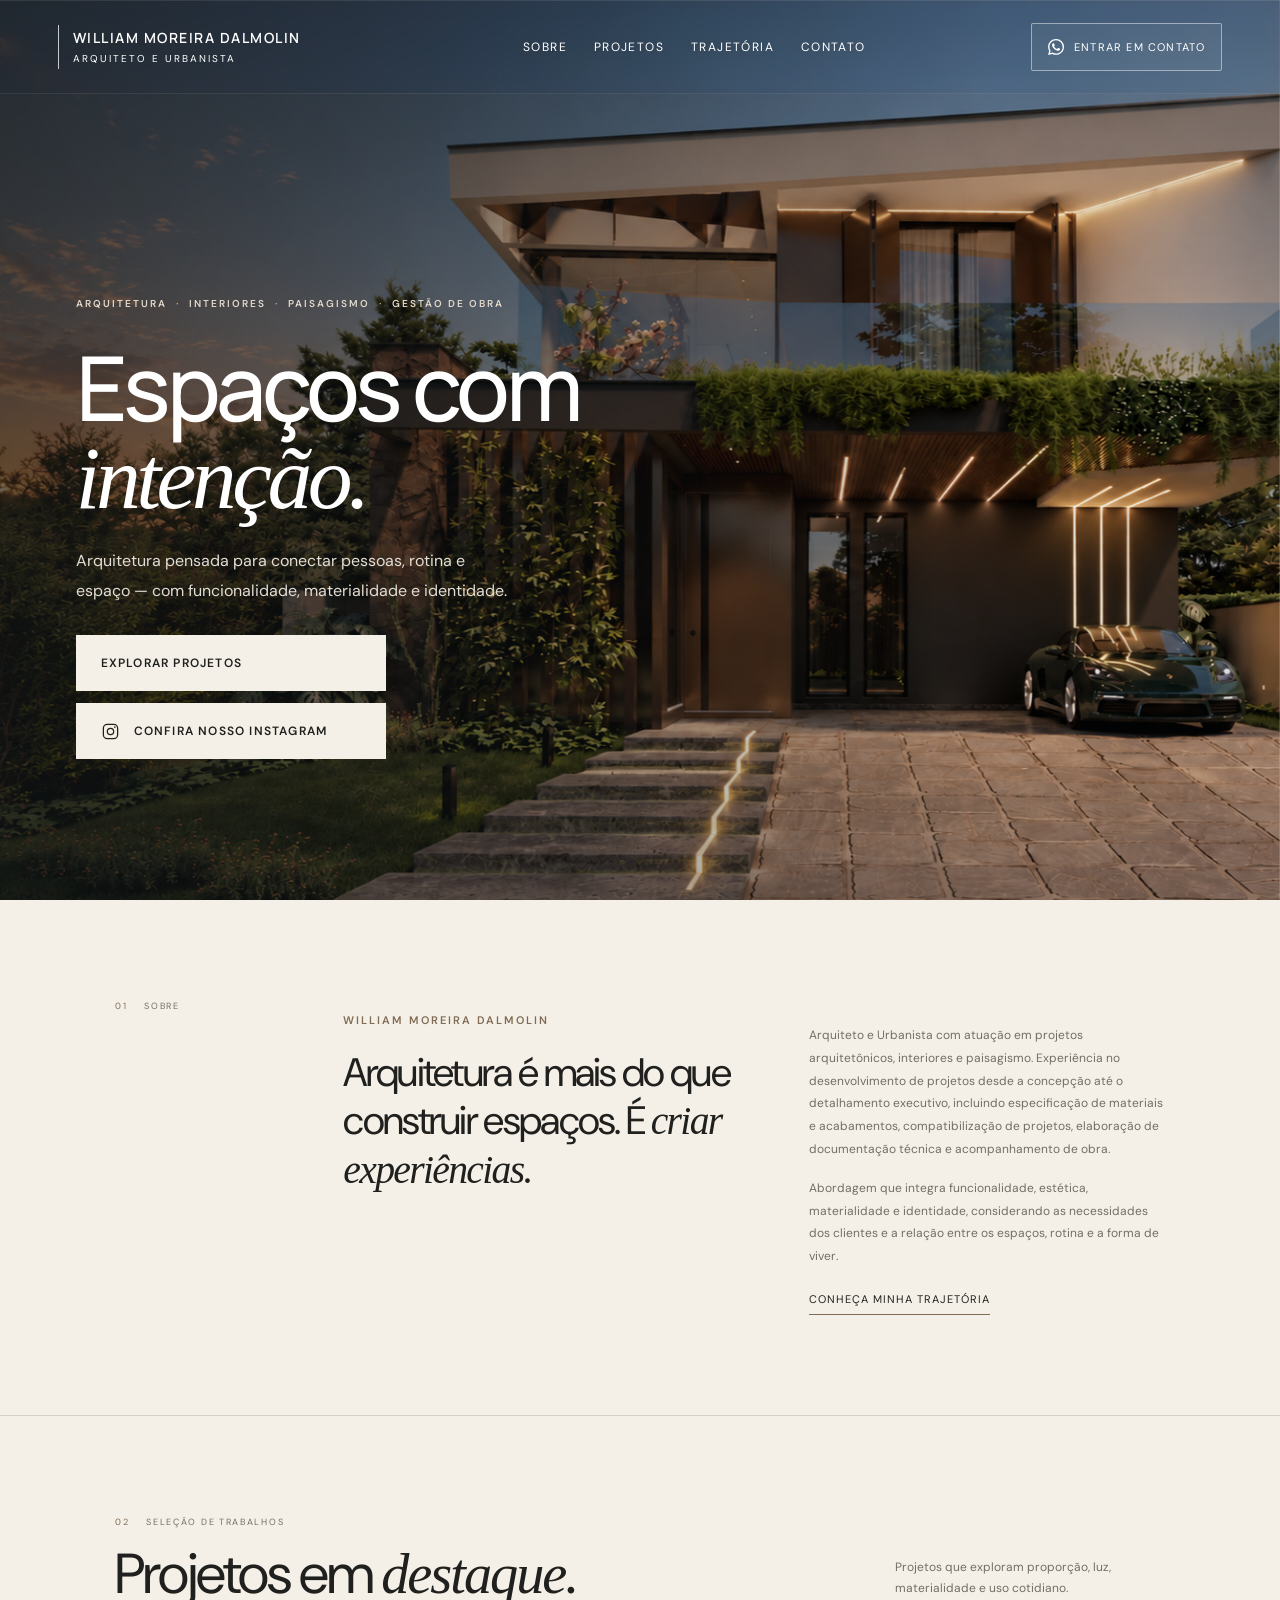
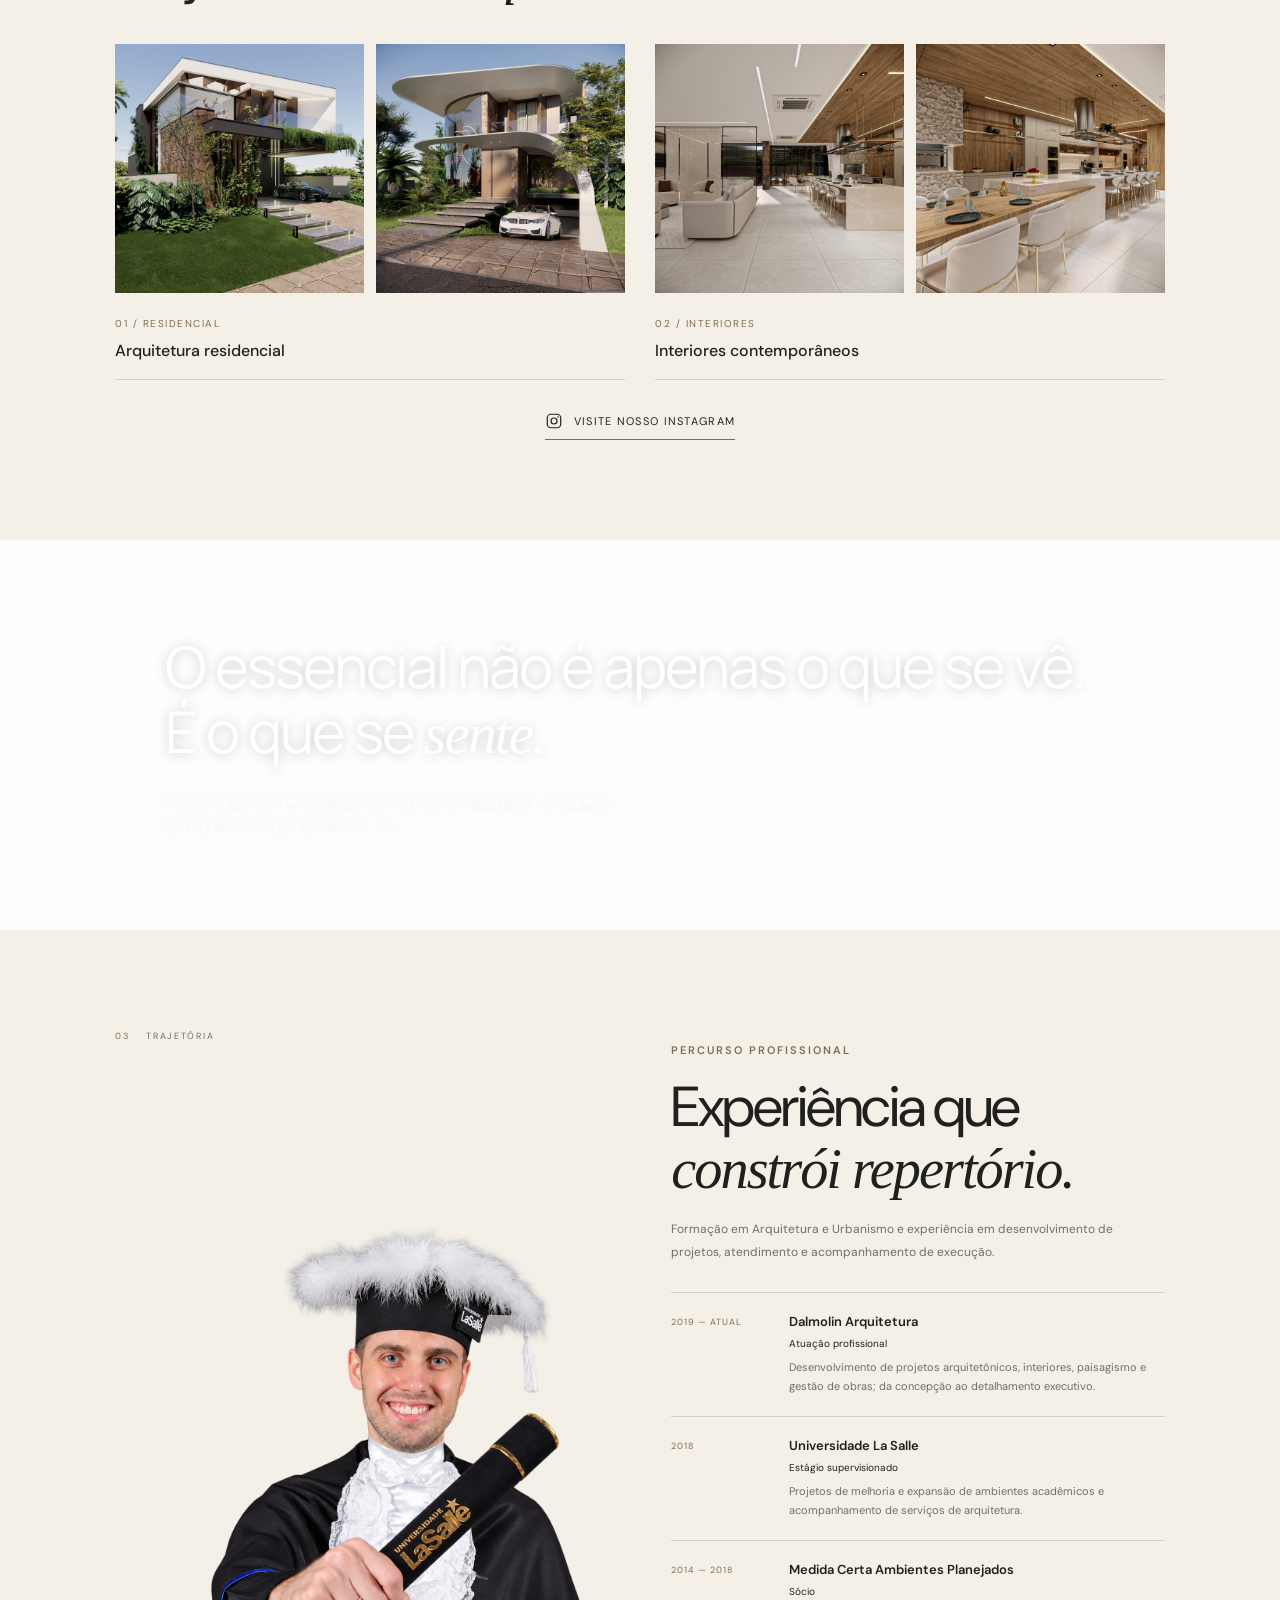
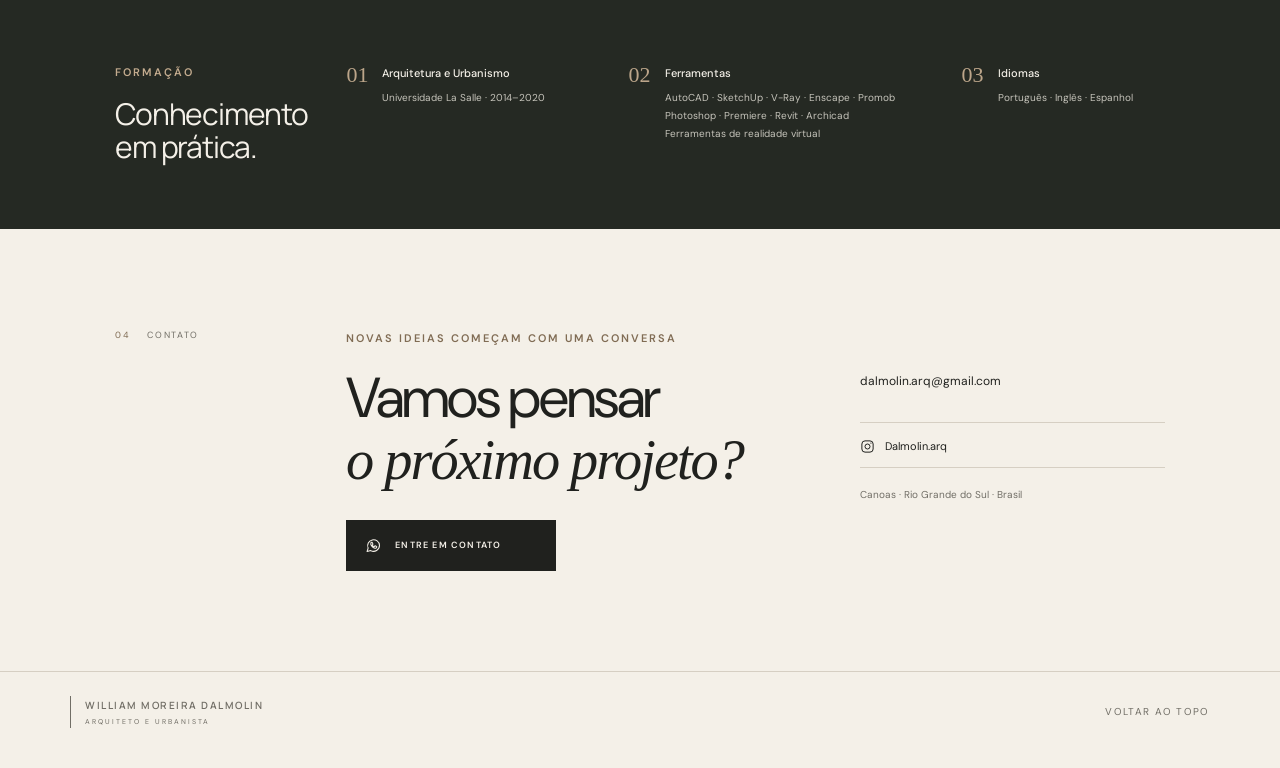
<file: index.html>
<!DOCTYPE html>
<html lang="pt-BR"><head><meta charset="UTF-8"><meta name="viewport" content="width=device-width, initial-scale=1.0"><meta name="description" content="William Moreira Dalmolin — Arquitetura, interiores e paisagismo."><meta name="theme-color" content="#f4f0e8"><title>William Moreira Dalmolin | Arquitetura</title><link rel="preconnect" href="https://fonts.googleapis.com"><link rel="preconnect" href="https://fonts.gstatic.com" crossorigin><link href="https://fonts.googleapis.com/css2?family=DM+Sans:wght@400;500;600&family=Manrope:wght@400;500;600;700&display=swap" rel="stylesheet"><link rel="stylesheet" href="style.css"></head>
<body><div class="site-background" aria-hidden="true"></div><header class="topbar" id="topo"><a class="brand" href="#inicio" aria-label="Ir para o início"><span class="brand-divider"></span><span class="brand-copy"><strong>WILLIAM MOREIRA DALMOLIN</strong><small>ARQUITETO E URBANISTA</small></span></a><nav class="main-nav" aria-label="Navegação principal"><a href="#sobre">Sobre</a><a href="#projetos">Projetos</a><a href="#trajetoria">Trajetória</a><a href="#contato">Contato</a></nav><a class="top-cta" href="https://wa.me/5551994201659" target="_blank" rel="noopener noreferrer"><svg class="whatsapp-icon" viewBox="0 0 24 24" aria-hidden="true"><path d="M20.52 3.48A11.82 11.82 0 0 0 12.08 0C5.52 0 .18 5.33.17 11.89c0 2.1.55 4.16 1.6 5.97L.08 24l6.29-1.65a11.9 11.9 0 0 0 5.7 1.46h.01c6.57 0 11.91-5.34 11.92-11.9a11.82 11.82 0 0 0-3.48-8.43ZM12.08 21.8h-.01a9.9 9.9 0 0 1-5.04-1.38l-.36-.21-3.74.98 1-3.65-.23-.38a9.88 9.88 0 0 1-1.52-5.27c0-5.46 4.44-9.9 9.91-9.9a9.83 9.83 0 0 1 7.01 2.91 9.83 9.83 0 0 1 2.9 7.02c-.01 5.46-4.46 9.88-9.92 9.88Z"/><path d="M17.52 14.38c-.3-.15-1.76-.87-2.03-.97-.27-.1-.47-.15-.67.15-.2.3-.77.97-.94 1.17-.17.2-.35.22-.64.07-.3-.15-1.26-.46-2.4-1.47-.89-.79-1.49-1.76-1.66-2.06-.17-.3-.02-.46.13-.61.13-.13.3-.35.45-.52.15-.17.2-.3.3-.5.1-.2.05-.37-.03-.52-.07-.15-.67-1.62-.92-2.22-.24-.58-.49-.5-.67-.51h-.57c-.2 0-.52.07-.79.37-.27.3-1.04 1.02-1.04 2.49s1.07 2.89 1.22 3.09c.15.2 2.1 3.2 5.09 4.49.71.31 1.26.5 1.69.64.71.23 1.36.2 1.87.12.57-.08 1.76-.72 2.01-1.42.25-.7.25-1.3.17-1.42-.07-.12-.27-.2-.57-.35Z"/></svg><span>Entrar em contato</span></a><button class="menu-toggle" type="button" aria-label="Abrir menu" aria-expanded="false">☰</button></header>
<main>
<section class="hero" id="inicio"><div class="hero-photo" role="img" aria-label="Projeto residencial contemporâneo"></div><div class="hero-overlay"></div><div class="hero-content"><p class="eyebrow"><span>ARQUITETURA</span><i>·</i><span>INTERIORES</span><i>·</i><span>PAISAGISMO</span><i>·</i><span>GESTÃO DE OBRA</span></p><h1>Espaços com<br><em>intenção.</em></h1><p class="hero-description">Arquitetura pensada para conectar pessoas, rotina e espaço — com funcionalidade, materialidade e identidade.</p><div class="hero-actions">
<a class="button hero-button" href="#projetos">Explorar projetos</a>
<a class="button hero-button" href="https://www.instagram.com/dalmolin.arq/" target="_blank" rel="noopener noreferrer"><svg viewBox="0 0 24 24" aria-hidden="true"><rect x="3" y="3" width="18" height="18" rx="5"></rect><circle cx="12" cy="12" r="4"></circle><circle cx="17.5" cy="6.5" r="1" class="instagram-dot"></circle></svg><span>Confira nosso Instagram</span></a>
</div></div></section>
<section class="about section-wrap" id="sobre"><div class="section-label"><span>01</span> SOBRE</div><div class="about-main"><p class="eyebrow dark-eyebrow">WILLIAM MOREIRA DALMOLIN</p><h2>Arquitetura é mais do que construir espaços. É <em>criar experiências.</em></h2></div><div class="about-copy"><p>Arquiteto e Urbanista com atuação em projetos arquitetônicos, interiores e paisagismo. Experiência no desenvolvimento de projetos desde a concepção até o detalhamento executivo, incluindo especificação de materiais e acabamentos, compatibilização de projetos, elaboração de documentação técnica e acompanhamento de obra.</p><p>Abordagem que integra funcionalidade, estética, materialidade e identidade, considerando as necessidades dos clientes e a relação entre os espaços, rotina e a forma de viver.</p><a class="text-link" href="#trajetoria">Conheça minha trajetória</a></div></section>
<section class="projects section-wrap" id="projetos"><div class="section-heading"><div><div class="section-label"><span>02</span> SELEÇÃO DE TRABALHOS</div><h2>Projetos em <em>destaque.</em></h2></div><p>Projetos que exploram proporção, luz, materialidade e uso cotidiano.</p></div><div class="project-showcase">
  <div class="project-category">
    <div class="project-image-grid">
      <a class="project-image-link" href="https://www.instagram.com/dalmolin.arq/" target="_blank" rel="noopener noreferrer" aria-label="Ver projeto residencial no Instagram"><img src="projeto-residencial-01.jpg" alt="Residência contemporânea com fachada em pedra, vidro e paisagismo" loading="lazy"></a>
      <a class="project-image-link" href="https://www.instagram.com/dalmolin.arq/" target="_blank" rel="noopener noreferrer" aria-label="Ver outro projeto residencial no Instagram"><img src="projeto-residencial-02.jpg" alt="Residência contemporânea com volumes curvos e paisagismo" loading="lazy"></a>
    </div>
    <div class="project-meta"><div><small>01 / RESIDENCIAL</small><h3>Arquitetura residencial</h3></div></div>
  </div>
  <div class="project-category">
    <div class="project-image-grid">
      <a class="project-image-link" href="https://www.instagram.com/dalmolin.arq/" target="_blank" rel="noopener noreferrer" aria-label="Ver projeto de interiores no Instagram"><img src="projeto-interiores-01.jpg" alt="Sala de estar e cozinha integradas em tons neutros e madeira" loading="lazy"></a>
      <a class="project-image-link" href="https://www.instagram.com/dalmolin.arq/" target="_blank" rel="noopener noreferrer" aria-label="Ver outro projeto de interiores no Instagram"><img src="projeto-interiores-02.jpg" alt="Cozinha contemporânea com madeira, pedra e mobiliário claro" loading="lazy"></a>
    </div>
    <div class="project-meta"><div><small>02 / INTERIORES</small><h3>Interiores contemporâneos</h3></div></div>
  </div>
</div><div class="instagram-link-wrap"><a class="instagram-link" href="https://www.instagram.com/dalmolin.arq/" target="_blank" rel="noopener noreferrer"><svg viewBox="0 0 24 24" aria-hidden="true"><rect x="3" y="3" width="18" height="18" rx="5"></rect><circle cx="12" cy="12" r="4"></circle><circle cx="17.5" cy="6.5" r="1" class="instagram-dot"></circle></svg><span>Visite nosso Instagram</span></a></div></section>
<section class="statement" aria-label="Conceito"><div class="statement-inner"><h2>O essencial não é apenas o que se vê. É o que se <em>sente.</em></h2><p>Projetar é equilibrar necessidades, técnica e sensibilidade para criar espaços que façam sentido para quem os utiliza.</p></div></section>
<section class="career section-wrap" id="trajetoria">
<div class="section-label career-label"><span>03</span> TRAJETÓRIA</div>
<figure class="career-portrait"><img src="foto-william-formando.png" alt="William Moreira Dalmolin na formatura em Arquitetura e Urbanismo" loading="lazy"></figure>
<div class="career-content">
  <div class="career-heading">
    <p class="eyebrow dark-eyebrow">PERCURSO PROFISSIONAL</p>
    <h2>Experiência que<br><em>constrói repertório.</em></h2>
    <p>Formação em Arquitetura e Urbanismo e experiência em desenvolvimento de projetos, atendimento e acompanhamento de execução.</p>
  </div>
  <div class="timeline">
    <article><span class="year">2019 — ATUAL</span><div><h3>Dalmolin Arquitetura</h3><p class="role">Atuação profissional</p><p>Desenvolvimento de projetos arquitetônicos, interiores, paisagismo e gestão de obras; da concepção ao detalhamento executivo.</p></div></article>
    <article><span class="year">2018</span><div><h3>Universidade La Salle</h3><p class="role">Estágio supervisionado</p><p>Projetos de melhoria e expansão de ambientes acadêmicos e acompanhamento de serviços de arquitetura.</p></div></article>
    <article><span class="year">2014 — 2018</span><div><h3>Medida Certa Ambientes Planejados</h3><p class="role">Sócio</p><p>Projetos de mobiliário planejado no Promob, atendimento, vendas e acompanhamento de execução.</p></div></article>
  </div>
</div>
</section>
<section class="credentials"><div class="credentials-inner"><div class="credentials-title"><p class="eyebrow">FORMAÇÃO</p><h2>Conhecimento<br>em prática.</h2></div><div class="credential-item"><span class="credential-number">01</span><div><h3>Arquitetura e Urbanismo</h3><p>Universidade La Salle · 2014–2020</p></div></div><div class="credential-item"><span class="credential-number">02</span><div><h3>Ferramentas</h3><p>AutoCAD · SketchUp · V-Ray · Enscape · Promob<br>Photoshop · Premiere · Revit · Archicad<br>Ferramentas de realidade virtual</p></div></div><div class="credential-item"><span class="credential-number">03</span><div><h3>Idiomas</h3><p>Português · Inglês · Espanhol</p></div></div></div></section>
<section class="contact section-wrap" id="contato"><div class="section-label"><span>04</span> CONTATO</div><div class="contact-main"><p class="eyebrow dark-eyebrow">NOVAS IDEIAS COMEÇAM COM UMA CONVERSA</p><h2>Vamos pensar<br><em>o próximo projeto?</em></h2><a class="button button-dark" href="https://wa.me/5551994201659" target="_blank" rel="noopener noreferrer"><svg viewBox="0 0 24 24" aria-hidden="true"><path d="M20.5 11.8a8.4 8.4 0 0 1-12.4 7.4L3 20.5l1.4-4.9a8.4 8.4 0 1 1 16.1-3.8Z"></path><path d="M8.4 8.1c.3-.6.6-.6.9-.6h.5c.2 0 .4.1.5.4l.8 1.8c.1.2.1.4-.1.6l-.6.7c-.2.2-.2.4 0 .7.5.8 1.2 1.5 2.1 1.9.2.1.4.1.6-.1l.8-.9c.2-.2.4-.2.6-.1l1.7.8c.3.1.4.3.4.5 0 .3-.2 1.1-.7 1.5-.5.5-1.2.7-2 .5-1-.2-2.2-.8-3.5-2-1.2-1.1-2-2.5-2.2-3.4-.2-.8.1-1.5.4-1.9Z"></path></svg><span>Entre em contato</span></a></div><div class="contact-aside"><div class="email-copy-row"><a href="mailto:dalmolin.arq@gmail.com" class="email-address copy-on-click" data-copy-email="dalmolin.arq@gmail.com" aria-label="Copiar e-mail dalmolin.arq@gmail.com" title="Clique para copiar o e-mail">dalmolin.arq@gmail.com</a><span class="copy-feedback" aria-live="polite"></span></div><a class="contact-instagram" href="https://www.instagram.com/dalmolin.arq/" target="_blank" rel="noopener noreferrer"><svg viewBox="0 0 24 24" aria-hidden="true"><rect x="3" y="3" width="18" height="18" rx="5"></rect><circle cx="12" cy="12" r="4"></circle><circle cx="17.5" cy="6.5" r="1" class="instagram-dot"></circle></svg><span>Dalmolin.arq</span></a><p>Canoas · Rio Grande do Sul · Brasil</p></div></section>
</main><footer class="footer"><a class="brand footer-brand" href="#inicio" aria-label="Voltar ao início"><span class="brand-divider"></span><span class="brand-copy"><strong>WILLIAM MOREIRA DALMOLIN</strong><small>ARQUITETO E URBANISTA</small></span></a><a class="back-to-top" href="#inicio">VOLTAR AO TOPO</a></footer><script src="script.js"></script></body></html>
</file>
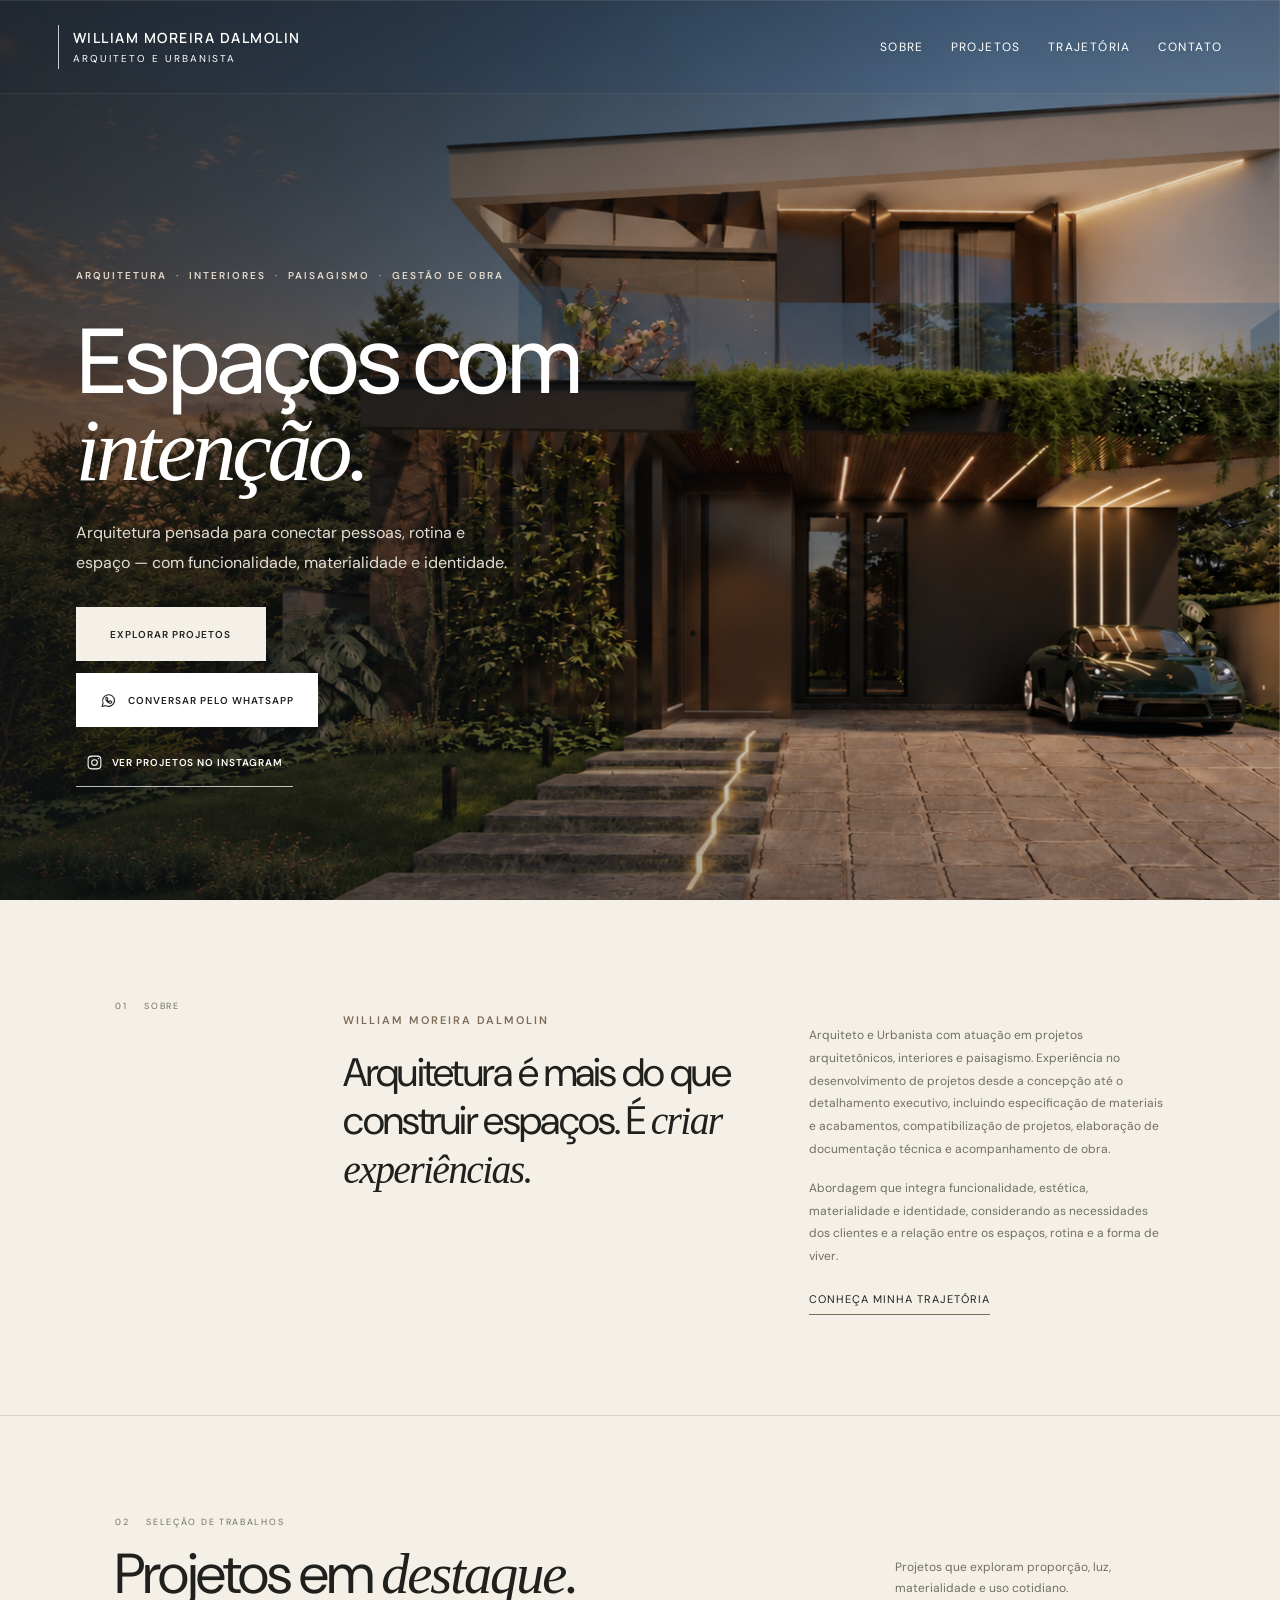
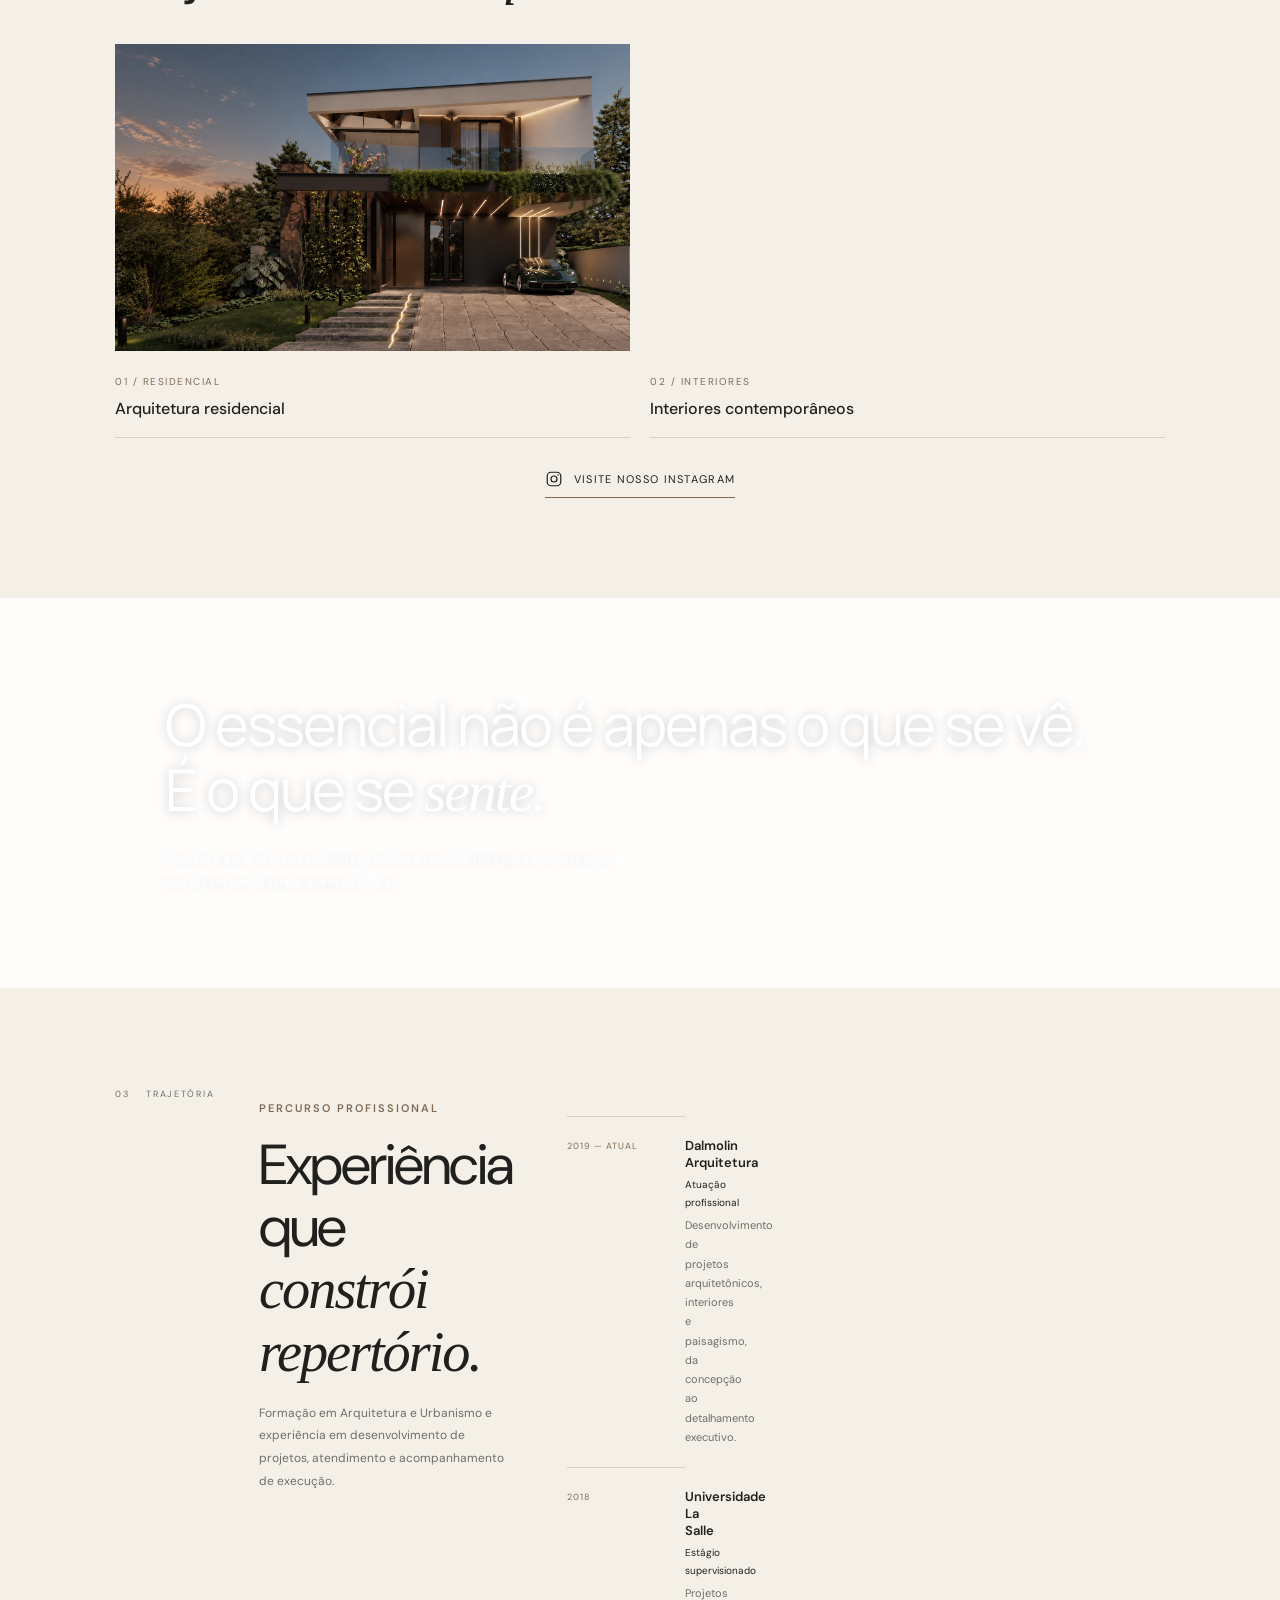
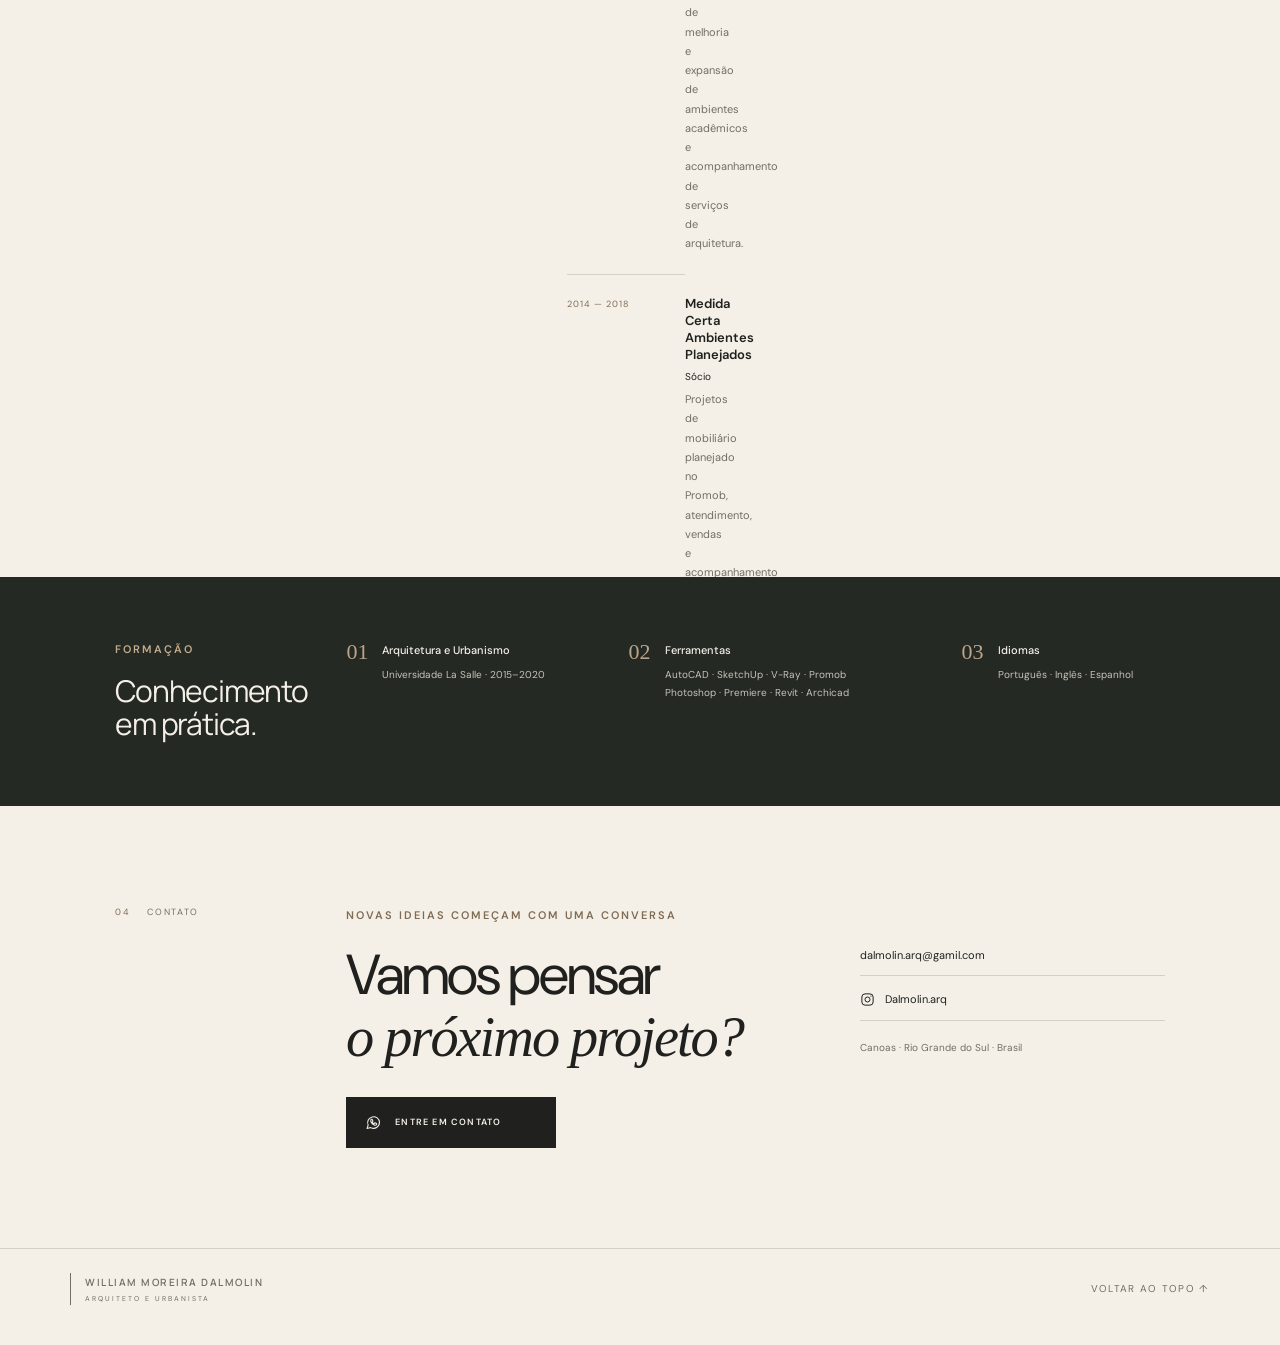
<file: index-fundo-fixo.html>
<!DOCTYPE html>
<html lang="pt-BR"><head><meta charset="UTF-8"><meta name="viewport" content="width=device-width, initial-scale=1.0"><meta name="description" content="William Moreira Dalmolin — Arquitetura, interiores e paisagismo."><meta name="theme-color" content="#f4f0e8"><title>William Moreira Dalmolin | Arquitetura</title><link rel="preconnect" href="https://fonts.googleapis.com"><link rel="preconnect" href="https://fonts.gstatic.com" crossorigin><link href="https://fonts.googleapis.com/css2?family=DM+Sans:wght@400;500;600&family=Manrope:wght@400;500;600;700&display=swap" rel="stylesheet"><link rel="stylesheet" href="style.css"></head>
<body><div class="site-background" aria-hidden="true"></div><header class="topbar" id="topo"><a class="brand" href="#inicio" aria-label="Ir para o início"><span class="brand-divider"></span><span class="brand-copy"><strong>WILLIAM MOREIRA DALMOLIN</strong><small>ARQUITETO E URBANISTA</small></span></a><nav class="main-nav" aria-label="Navegação principal"><a href="#sobre">Sobre</a><a href="#projetos">Projetos</a><a href="#trajetoria">Trajetória</a><a href="#contato">Contato</a></nav><button class="menu-toggle" type="button" aria-label="Abrir menu" aria-expanded="false">☰</button></header>
<main>
<section class="hero" id="inicio"><div class="hero-photo" role="img" aria-label="Projeto residencial contemporâneo"></div><div class="hero-overlay"></div><div class="hero-content"><p class="eyebrow"><span>ARQUITETURA</span><i>·</i><span>INTERIORES</span><i>·</i><span>PAISAGISMO</span><i>·</i><span>GESTÃO DE OBRA</span></p><h1>Espaços com<br><em>intenção.</em></h1><p class="hero-description">Arquitetura pensada para conectar pessoas, rotina e espaço — com funcionalidade, materialidade e identidade.</p><div class="hero-actions">
<a class="button button-light" href="#projetos">Explorar projetos</a>
<a class="button button-whatsapp" href="https://wa.me/5551994201659" target="_blank" rel="noopener noreferrer"><svg viewBox="0 0 24 24" aria-hidden="true"><path d="M20.5 11.8a8.4 8.4 0 0 1-12.4 7.4L3 20.5l1.4-4.9a8.4 8.4 0 1 1 16.1-3.8Z"></path><path d="M8.4 8.1c.3-.6.6-.6.9-.6h.5c.2 0 .4.1.5.4l.8 1.8c.1.2.1.4-.1.6l-.6.7c-.2.2-.2.4 0 .7.5.8 1.2 1.5 2.1 1.9.2.1.4.1.6-.1l.8-.9c.2-.2.4-.2.6-.1l1.7.8c.3.1.4.3.4.5 0 .3-.2 1.1-.7 1.5-.5.5-1.2.7-2 .5-1-.2-2.2-.8-3.5-2-1.2-1.1-2-2.5-2.2-3.4-.2-.8.1-1.5.4-1.9Z"></path></svg><span>Conversar pelo WhatsApp</span></a>
<a class="hero-instagram" href="https://www.instagram.com/dalmolin.arq/" target="_blank" rel="noopener noreferrer"><svg viewBox="0 0 24 24" aria-hidden="true"><rect x="3" y="3" width="18" height="18" rx="5"></rect><circle cx="12" cy="12" r="4"></circle><circle cx="17.5" cy="6.5" r="1" class="instagram-dot"></circle></svg><span>Ver projetos no Instagram</span></a>
</div></div></section>
<section class="about section-wrap" id="sobre"><div class="section-label"><span>01</span> SOBRE</div><div class="about-main"><p class="eyebrow dark-eyebrow">WILLIAM MOREIRA DALMOLIN</p><h2>Arquitetura é mais do que construir espaços. É <em>criar experiências.</em></h2></div><div class="about-copy"><p>Arquiteto e Urbanista com atuação em projetos arquitetônicos, interiores e paisagismo. Experiência no desenvolvimento de projetos desde a concepção até o detalhamento executivo, incluindo especificação de materiais e acabamentos, compatibilização de projetos, elaboração de documentação técnica e acompanhamento de obra.</p><p>Abordagem que integra funcionalidade, estética, materialidade e identidade, considerando as necessidades dos clientes e a relação entre os espaços, rotina e a forma de viver.</p><a class="text-link" href="#trajetoria">Conheça minha trajetória <span aria-hidden="true">↗</span></a></div></section>
<section class="projects section-wrap" id="projetos"><div class="section-heading"><div><div class="section-label"><span>02</span> SELEÇÃO DE TRABALHOS</div><h2>Projetos em <em>destaque.</em></h2></div><p>Projetos que exploram proporção, luz, materialidade e uso cotidiano.</p></div><div class="project-grid"><a class="project-card" href="projetos-residenciais.html"><div class="project-image project-residential" role="img" aria-label="Arquitetura residencial contemporânea"></div><div class="project-meta"><div><small>01 / RESIDENCIAL</small><h3>Arquitetura residencial</h3></div><span class="project-arrow" aria-hidden="true">↗</span></div></a><a class="project-card" href="projetos-interiores.html"><div class="project-image project-interiors" role="img" aria-label="Interiores contemporâneos"></div><div class="project-meta"><div><small>02 / INTERIORES</small><h3>Interiores contemporâneos</h3></div><span class="project-arrow" aria-hidden="true">↗</span></div></a></div><div class="instagram-link-wrap"><a class="instagram-link" href="https://www.instagram.com/dalmolin.arq/" target="_blank" rel="noopener noreferrer"><svg viewBox="0 0 24 24" aria-hidden="true"><rect x="3" y="3" width="18" height="18" rx="5"></rect><circle cx="12" cy="12" r="4"></circle><circle cx="17.5" cy="6.5" r="1" class="instagram-dot"></circle></svg><span>Visite nosso Instagram</span></a></div></section>
<section class="statement" aria-label="Conceito"><div class="statement-inner"><h2>O essencial não é apenas o que se vê. É o que se <em>sente.</em></h2><p>Projetar é equilibrar necessidades, técnica e sensibilidade para criar espaços que façam sentido para quem os utiliza.</p></div></section>
<section class="career section-wrap" id="trajetoria"><div class="section-label"><span>03</span> TRAJETÓRIA</div><div class="career-main"><div class="career-heading"><p class="eyebrow dark-eyebrow">PERCURSO PROFISSIONAL</p><h2>Experiência que<br><em>constrói repertório.</em></h2><p>Formação em Arquitetura e Urbanismo e experiência em desenvolvimento de projetos, atendimento e acompanhamento de execução.</p></div><div class="timeline"><article><span class="year">2019 — ATUAL</span><div><h3>Dalmolin Arquitetura</h3><p class="role">Atuação profissional</p><p>Desenvolvimento de projetos arquitetônicos, interiores e paisagismo, da concepção ao detalhamento executivo.</p></div></article><article><span class="year">2018</span><div><h3>Universidade La Salle</h3><p class="role">Estágio supervisionado</p><p>Projetos de melhoria e expansão de ambientes acadêmicos e acompanhamento de serviços de arquitetura.</p></div></article><article><span class="year">2014 — 2018</span><div><h3>Medida Certa Ambientes Planejados</h3><p class="role">Sócio</p><p>Projetos de mobiliário planejado no Promob, atendimento, vendas e acompanhamento de execução.</p></div></article></div></div></section>
<section class="credentials"><div class="credentials-inner"><div class="credentials-title"><p class="eyebrow">FORMAÇÃO</p><h2>Conhecimento<br>em prática.</h2></div><div class="credential-item"><span class="credential-number">01</span><div><h3>Arquitetura e Urbanismo</h3><p>Universidade La Salle · 2015–2020</p></div></div><div class="credential-item"><span class="credential-number">02</span><div><h3>Ferramentas</h3><p>AutoCAD · SketchUp · V-Ray · Promob<br>Photoshop · Premiere · Revit · Archicad</p></div></div><div class="credential-item"><span class="credential-number">03</span><div><h3>Idiomas</h3><p>Português · Inglês · Espanhol</p></div></div></div></section>
<section class="contact section-wrap" id="contato"><div class="section-label"><span>04</span> CONTATO</div><div class="contact-main"><p class="eyebrow dark-eyebrow">NOVAS IDEIAS COMEÇAM COM UMA CONVERSA</p><h2>Vamos pensar<br><em>o próximo projeto?</em></h2><a class="button button-dark" href="https://wa.me/5551994201659" target="_blank" rel="noopener noreferrer"><svg viewBox="0 0 24 24" aria-hidden="true"><path d="M20.5 11.8a8.4 8.4 0 0 1-12.4 7.4L3 20.5l1.4-4.9a8.4 8.4 0 1 1 16.1-3.8Z"></path><path d="M8.4 8.1c.3-.6.6-.6.9-.6h.5c.2 0 .4.1.5.4l.8 1.8c.1.2.1.4-.1.6l-.6.7c-.2.2-.2.4 0 .7.5.8 1.2 1.5 2.1 1.9.2.1.4.1.6-.1l.8-.9c.2-.2.4-.2.6-.1l1.7.8c.3.1.4.3.4.5 0 .3-.2 1.1-.7 1.5-.5.5-1.2.7-2 .5-1-.2-2.2-.8-3.5-2-1.2-1.1-2-2.5-2.2-3.4-.2-.8.1-1.5.4-1.9Z"></path></svg><span>Entre em contato</span></a></div><div class="contact-aside"><a href="mailto:dalmolin.arq@gamil.com">dalmolin.arq@gamil.com</a><a class="contact-instagram" href="https://www.instagram.com/dalmolin.arq/" target="_blank" rel="noopener noreferrer"><svg viewBox="0 0 24 24" aria-hidden="true"><rect x="3" y="3" width="18" height="18" rx="5"></rect><circle cx="12" cy="12" r="4"></circle><circle cx="17.5" cy="6.5" r="1" class="instagram-dot"></circle></svg><span>Dalmolin.arq</span></a><p>Canoas · Rio Grande do Sul · Brasil</p></div></section>
</main><footer class="footer"><a class="brand footer-brand" href="#inicio" aria-label="Voltar ao início"><span class="brand-divider"></span><span class="brand-copy"><strong>WILLIAM MOREIRA DALMOLIN</strong><small>ARQUITETO E URBANISTA</small></span></a><span class="footer-note">PORTFÓLIO PROFISSIONAL · 2026</span><a class="back-to-top" href="#inicio">VOLTAR AO TOPO ↑</a></footer><script src="script.js"></script></body></html>
</file>
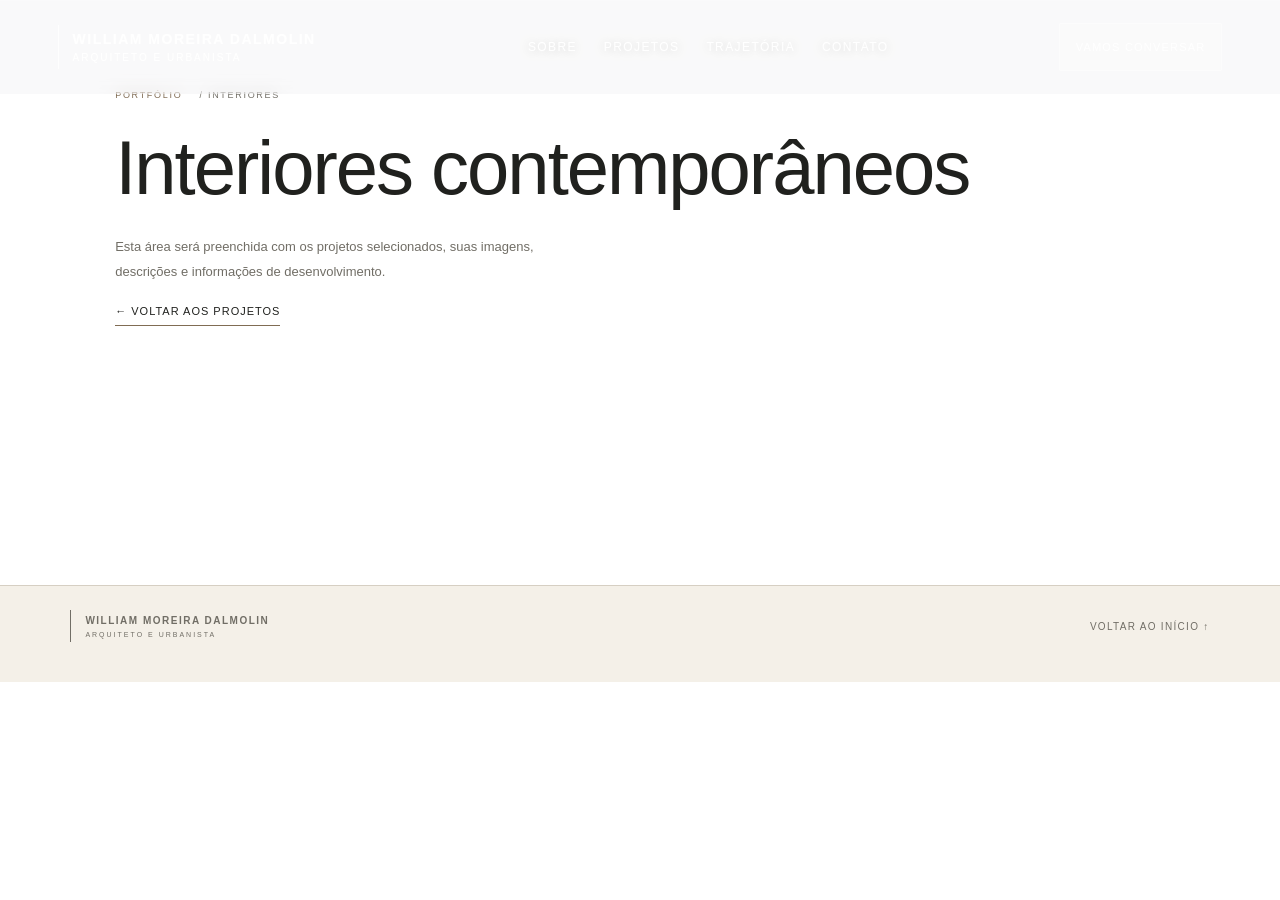
<file: projetos-interiores.html>
<!DOCTYPE html><html lang="pt-BR"><head><meta charset="UTF-8"><meta name="viewport" content="width=device-width,initial-scale=1.0"><title>Interiores contemporâneos | William Moreira Dalmolin</title><link rel="stylesheet" href="style.css"></head><body><header class="topbar"><a class="brand" href="index.html"><span class="brand-divider"></span><span class="brand-copy"><strong>WILLIAM MOREIRA DALMOLIN</strong><small>ARQUITETO E URBANISTA</small></span></a><nav class="main-nav"><a href="index.html#sobre">Sobre</a><a href="index.html#projetos">Projetos</a><a href="index.html#trajetoria">Trajetória</a><a href="index.html#contato">Contato</a></nav><a class="top-cta" href="https://wa.me/5551994201659">Vamos conversar</a><button class="menu-toggle" aria-label="Abrir menu" aria-expanded="false">☰</button></header><main class="category-page section-wrap"><div class="section-label"><span>PORTFÓLIO</span> / INTERIORES</div><h1>Interiores contemporâneos</h1><p class="category-intro">Esta área será preenchida com os projetos selecionados, suas imagens, descrições e informações de desenvolvimento.</p><a class="text-link" href="index.html#projetos">← Voltar aos projetos</a></main><footer class="footer"><a class="brand footer-brand" href="index.html"><span class="brand-divider"></span><span class="brand-copy"><strong>WILLIAM MOREIRA DALMOLIN</strong><small>ARQUITETO E URBANISTA</small></span></a><span class="footer-note">PORTFÓLIO PROFISSIONAL · 2026</span><a class="back-to-top" href="index.html">VOLTAR AO INÍCIO ↑</a></footer><script src="script.js"></script></body></html>
</file>
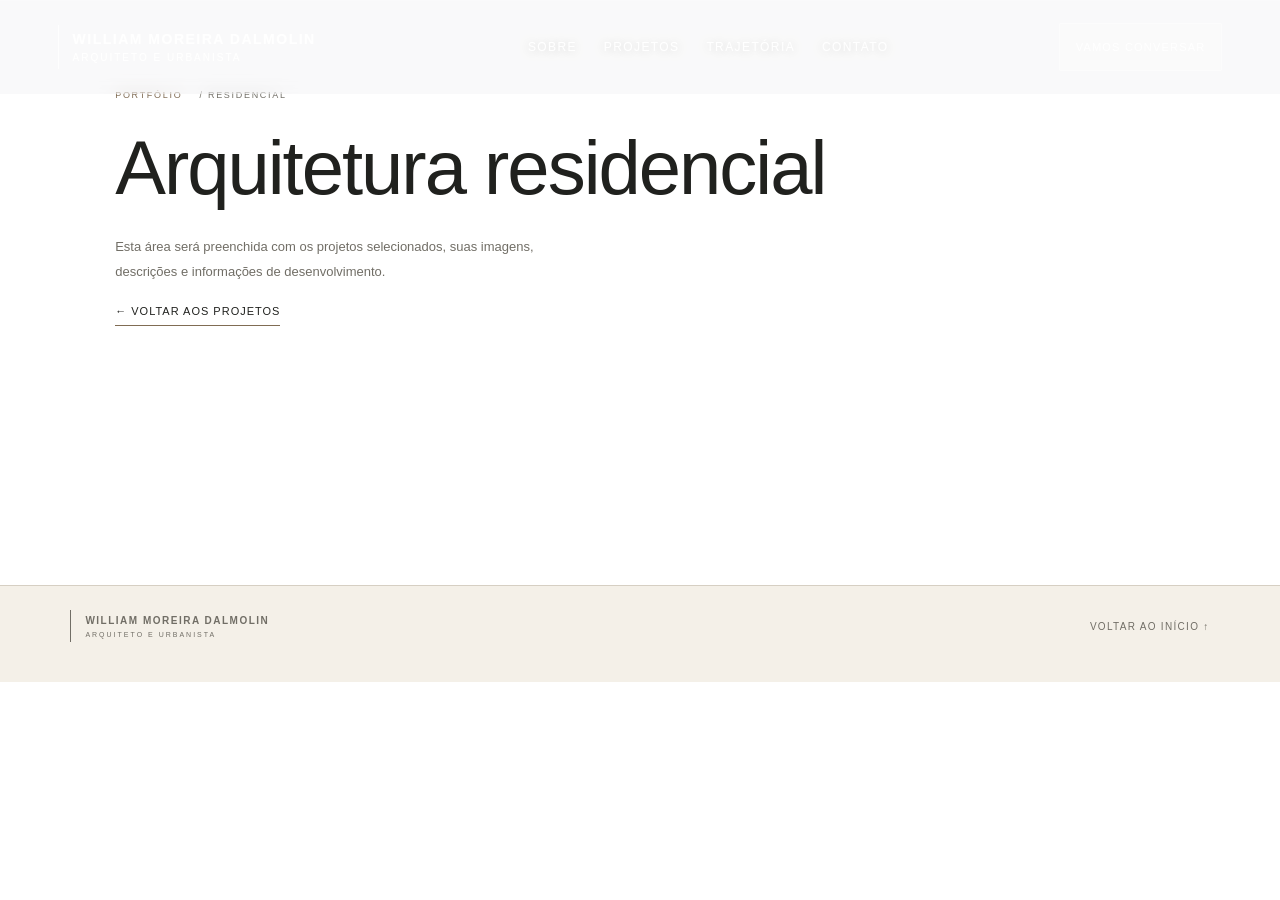
<file: projetos-residenciais.html>
<!DOCTYPE html><html lang="pt-BR"><head><meta charset="UTF-8"><meta name="viewport" content="width=device-width,initial-scale=1.0"><title>Arquitetura residencial | William Moreira Dalmolin</title><link rel="stylesheet" href="style.css"></head><body><header class="topbar"><a class="brand" href="index.html"><span class="brand-divider"></span><span class="brand-copy"><strong>WILLIAM MOREIRA DALMOLIN</strong><small>ARQUITETO E URBANISTA</small></span></a><nav class="main-nav"><a href="index.html#sobre">Sobre</a><a href="index.html#projetos">Projetos</a><a href="index.html#trajetoria">Trajetória</a><a href="index.html#contato">Contato</a></nav><a class="top-cta" href="https://wa.me/5551994201659">Vamos conversar</a><button class="menu-toggle" aria-label="Abrir menu" aria-expanded="false">☰</button></header><main class="category-page section-wrap"><div class="section-label"><span>PORTFÓLIO</span> / RESIDENCIAL</div><h1>Arquitetura residencial</h1><p class="category-intro">Esta área será preenchida com os projetos selecionados, suas imagens, descrições e informações de desenvolvimento.</p><a class="text-link" href="index.html#projetos">← Voltar aos projetos</a></main><footer class="footer"><a class="brand footer-brand" href="index.html"><span class="brand-divider"></span><span class="brand-copy"><strong>WILLIAM MOREIRA DALMOLIN</strong><small>ARQUITETO E URBANISTA</small></span></a><span class="footer-note">PORTFÓLIO PROFISSIONAL · 2026</span><a class="back-to-top" href="index.html">VOLTAR AO INÍCIO ↑</a></footer><script src="script.js"></script></body></html>
</file>
<file: style.css>
*{box-sizing:border-box}:root{--paper:#f4f0e8;--paper-deep:#e9e2d7;--ink:#20211e;--muted:#716e66;--line:#d6cfc3;--accent:#806c54;--serif:Georgia,"Times New Roman",serif;--sans:"DM Sans",Arial,sans-serif;--display:Manrope,Arial,sans-serif}html{scroll-behavior:smooth;scroll-padding-top:82px}body{margin:0;background:var(--paper);color:var(--ink);font-family:var(--sans);font-size:14px}a{color:inherit;text-decoration:none}.topbar{height:82px;padding:0 5.5%;display:flex;align-items:center;justify-content:space-between;gap:28px;background:rgba(244,240,232,.97);border-bottom:1px solid rgba(214,207,195,.55);position:sticky;top:0;z-index:50;backdrop-filter:blur(12px)}.brand{display:flex;align-items:center;gap:12px;min-width:275px}.brand-divider{display:block;width:1px;height:37px;background:var(--line)}.brand-copy{display:flex;flex-direction:column;gap:5px}.brand-copy strong{font-family:var(--display);font-size:11px;letter-spacing:1.25px;font-weight:600}.brand-copy small{font-size:8px;letter-spacing:1.9px;color:var(--muted)}.main-nav{display:flex;align-items:center;gap:30px}.main-nav a,.top-cta{font-size:9px;text-transform:uppercase;letter-spacing:1.3px}.main-nav a:hover,.top-cta:hover{color:var(--accent)}.top-cta{border-bottom:1px solid var(--ink);padding:0 0 8px;white-space:nowrap}.top-cta span{margin-left:10px}.menu-toggle{display:none;border:0;background:none;color:var(--ink);font-size:24px}.hero{min-height:640px;height:min(68vw,760px);max-height:790px;position:relative;overflow:hidden;background:#3a3b35;color:white;display:flex;align-items:center;scroll-margin-top:82px}.hero-photo,.hero-overlay{position:absolute;inset:0}.hero-photo{background-image:url("capa-residencia.png");background-size:cover;background-position:center 43%}.hero-overlay{background:linear-gradient(90deg,rgba(22,23,20,.76) 0%,rgba(22,23,20,.52) 39%,rgba(22,23,20,.08) 100%)}.hero-content{position:relative;z-index:1;margin-left:9.5%;max-width:600px;padding:65px 0}.eyebrow{font-size:9px;letter-spacing:2px;font-weight:600;line-height:1.8}.hero .eyebrow{display:flex;align-items:center;gap:9px;color:#e2d9cb;flex-wrap:wrap}.hero .eyebrow i{font-style:normal;color:#c8b69d}.hero h1{font-family:var(--display);font-size:clamp(58px,7.1vw,100px);line-height:.98;letter-spacing:-5px;font-weight:500;margin:32px 0 24px}.hero h1 em,.about h2 em,.section-heading h2 em,.statement h2 em,.career h2 em,.contact h2 em{font-family:var(--serif);font-weight:400}.hero-description{max-width:370px;line-height:1.85;color:#e3ded5;font-size:13px;margin:0 0 30px}.button{display:inline-flex;align-items:center;justify-content:space-between;gap:30px;padding:17px 19px;text-transform:uppercase;letter-spacing:1.2px;font-size:9px;font-weight:600;min-width:210px;transition:background .2s,color .2s}.button-light{background:var(--paper);color:var(--ink)}.button-light:hover{background:white}.button-light span{font-size:16px}.section-wrap{padding:100px 9%}.section-label{font-size:9px;letter-spacing:1.7px;color:var(--muted);white-space:nowrap}.section-label span{color:var(--accent);margin-right:13px}.about{display:grid;grid-template-columns:.9fr 2fr 1.65fr;gap:34px;border-bottom:1px solid var(--line);scroll-margin-top:82px}.about-main .eyebrow,.career-heading .eyebrow,.contact-main .eyebrow{color:var(--accent)}.about h2{font-size:clamp(30px,3.1vw,44px);line-height:1.22;letter-spacing:-1.7px;font-weight:400;margin:18px 0 0}.about-copy{padding-top:24px}.about-copy p,.career-heading>p:last-child{font-size:12px;line-height:1.9;color:var(--muted);margin:0 0 16px}.text-link{display:inline-block;margin-top:8px;font-size:9px;text-transform:uppercase;letter-spacing:1px;border-bottom:1px solid var(--accent);padding-bottom:8px}.text-link span{margin-left:12px}.projects{scroll-margin-top:82px}.section-heading{display:flex;justify-content:space-between;align-items:end;gap:40px;margin-bottom:38px}.section-heading h2,.career h2,.contact h2{font-size:clamp(38px,4.4vw,60px);line-height:1.1;letter-spacing:-2px;font-weight:400;margin:15px 0 0}.section-heading>p{max-width:270px;color:var(--muted);font-size:12px;line-height:1.8;margin:0 0 6px}.project-grid{display:grid;grid-template-columns:1fr 1fr;gap:20px}.project-card{display:block;min-width:0}.project-image{height:clamp(230px,24vw,360px);background-size:cover;background-position:center;filter:saturate(.82);transition:filter .3s}.project-card:hover .project-image{filter:saturate(1)}.project-residential{background-image:url("capa-residencia.png");background-position:center 48%}.project-interiors{background-image:url("https://images.unsplash.com/photo-1600210492486-724fe5c67fb0?auto=format&fit=crop&w=1200&q=85")}.project-meta{display:flex;justify-content:space-between;gap:12px;padding:17px 0;border-bottom:1px solid var(--line)}.project-meta small{font-size:8px;letter-spacing:1.5px;color:var(--accent)}.project-meta h3{font-size:14px;font-weight:500;margin:8px 0 0}.project-arrow{font-size:20px;transition:transform .2s}.project-card:hover .project-arrow{transform:translate(3px,-3px)}.instagram-link-wrap{display:flex;justify-content:center;padding-top:32px}.instagram-link{display:inline-flex;align-items:center;gap:11px;font-size:9px;letter-spacing:1.3px;text-transform:uppercase;border-bottom:1px solid var(--accent);padding:0 0 9px}.instagram-link svg,.contact-instagram svg{width:15px;height:15px;fill:none;stroke:currentColor;stroke-width:1.6}.instagram-link svg .instagram-dot,.contact-instagram svg .instagram-dot{fill:currentColor;stroke:none}.statement{background:var(--paper-deep);min-height:380px;display:flex;align-items:center;justify-content:center;padding:75px 10%;position:relative;overflow:hidden}.statement-inner{max-width:950px;margin:0 auto}.statement h2{font-family:var(--display);font-size:clamp(36px,4.5vw,62px);line-height:1.13;letter-spacing:-2px;font-weight:400;margin:0 0 24px}.statement-inner>p{font-size:12px;line-height:1.9;color:var(--muted);max-width:450px;margin:0}.career{display:grid;grid-template-columns:.9fr 4fr;gap:40px;scroll-margin-top:82px}.career-main{display:grid;grid-template-columns:1fr 1.3fr;gap:55px}.career-heading>p:last-child{margin-top:24px;max-width:300px}.timeline article{display:grid;grid-template-columns:110px 1fr;gap:18px;padding:0 0 25px;margin-bottom:25px;border-bottom:1px solid var(--line)}.timeline article:last-child{border-bottom:0;margin-bottom:0}.year{font-size:9px;letter-spacing:1px;color:var(--accent);padding-top:3px;white-space:nowrap}.timeline h3{font-size:13px;font-weight:600;margin:0 0 5px}.timeline p{font-size:11px;line-height:1.7;color:var(--muted);margin:5px 0 0}.timeline .role{color:var(--ink);font-size:10px}.credentials{background:#252923;color:var(--paper);padding:52px 9%}.credentials-inner{display:grid;grid-template-columns:1fr 1.25fr 1.5fr 1fr;gap:28px;align-items:start}.credentials .eyebrow{color:#c4ac8f}.credentials h2{font-family:var(--display);font-weight:400;letter-spacing:-1.2px;font-size:30px;line-height:1.1;margin:14px 0}.credential-item{display:flex;gap:14px;padding-top:10px}.credential-number{font-family:var(--serif);font-size:22px;color:#bca58a}.credential-item h3{font-size:11px;font-weight:500;margin:4px 0 9px}.credential-item p{font-size:10px;line-height:1.8;color:#c6c4bb;margin:0}.contact{display:grid;grid-template-columns:.9fr 2.2fr 1.4fr;gap:35px;align-items:start;scroll-margin-top:82px}.contact-main .eyebrow{margin-top:0}.contact h2{margin:18px 0 28px}.button-dark{background:var(--ink);color:var(--paper);justify-content:flex-start;gap:13px}.button-dark:hover{background:#373a32}.button-dark svg{width:17px;height:17px;fill:none;stroke:currentColor;stroke-width:1.5;stroke-linecap:round;stroke-linejoin:round;flex-shrink:0}.contact-aside{padding-top:42px;display:flex;flex-direction:column;gap:0}.contact-aside>a{font-size:11px;border-bottom:1px solid var(--line);padding:0 0 13px;margin-bottom:16px;display:flex;align-items:center;gap:10px}.contact-aside>a:hover{color:var(--accent)}.contact-aside p{font-size:10px;color:var(--muted);margin-top:4px}.contact-instagram svg{flex-shrink:0}.footer{border-top:1px solid var(--line);padding:24px 5.5%;display:flex;align-items:center;justify-content:space-between;gap:20px}.footer-brand{min-width:275px}.footer-brand .brand-divider{height:32px}.footer-brand .brand-copy strong{font-size:10px}.footer-brand .brand-copy small{font-size:7px}.footer-note,.back-to-top{font-size:8px;letter-spacing:1.3px;color:var(--muted)}.back-to-top:hover{color:var(--accent)}
@media(max-width:1000px){.topbar{padding:0 5%}.main-nav{gap:18px}.brand{min-width:235px}.section-wrap{padding:75px 7%}.about{grid-template-columns:.7fr 1.5fr 1.3fr;gap:22px}.career-main{gap:30px}.credentials{padding:45px 7%}.credentials-inner{grid-template-columns:1fr 1.2fr 1.4fr 1fr;gap:18px}.contact{grid-template-columns:.7fr 1.8fr 1.2fr;gap:22px}}
@media(max-width:760px){html{scroll-padding-top:72px}.topbar{height:72px}.topbar .main-nav,.top-cta{display:none}.menu-toggle{display:block}.main-nav.open{display:flex;position:absolute;top:72px;left:0;right:0;background:var(--paper);padding:24px 7%;z-index:60;flex-direction:column;align-items:flex-start;gap:22px;border-bottom:1px solid var(--line)}.hero{height:670px;min-height:600px;max-height:none;align-items:flex-end}.hero-photo{background-position:54% center}.hero-overlay{background:linear-gradient(0deg,rgba(22,23,20,.88) 0%,rgba(22,23,20,.53) 55%,rgba(22,23,20,.12) 100%)}.hero-content{margin:0;padding:0 7% 60px}.hero h1{font-size:clamp(58px,12vw,78px);letter-spacing:-3px;margin:24px 0 18px}.hero .eyebrow{font-size:8px;gap:6px}.section-wrap{padding:65px 7%}.about{grid-template-columns:1fr 2fr;gap:22px}.about-copy{grid-column:2;padding-top:0}.about h2{font-size:35px}.section-heading{display:block}.section-heading>p{margin-top:18px}.section-heading h2,.career h2,.contact h2{font-size:44px}.project-image{height:270px}.statement{min-height:330px;padding:60px 7%}.statement h2{font-size:clamp(36px,8vw,50px)}.career{grid-template-columns:1fr;gap:25px}.career-main{grid-template-columns:1fr;gap:30px}.timeline article{grid-template-columns:105px 1fr;gap:14px}.credentials-inner{grid-template-columns:1fr 1fr;gap:25px}.contact{grid-template-columns:1fr 1.8fr;gap:22px}.contact-aside{grid-column:2;padding-top:0}.footer{padding:22px 5%;flex-wrap:wrap}.footer-brand{min-width:0}.footer-note{margin-left:auto}}
@media(max-width:520px){.brand{min-width:0;gap:10px}.brand-copy strong{font-size:8px;letter-spacing:.8px}.brand-copy small{font-size:7px;letter-spacing:1.1px}.brand-divider{height:32px}.hero{height:650px}.hero h1{font-size:58px}.hero-description{font-size:12px}.about{display:block}.about .section-label{margin-bottom:30px}.about-copy{padding-top:22px}.about h2{font-size:34px}.section-heading h2,.career h2,.contact h2{font-size:40px}.project-grid{grid-template-columns:1fr;gap:28px}.project-image{height:260px}.statement{min-height:350px}.statement h2{font-size:39px}.timeline article{grid-template-columns:85px 1fr;gap:12px}.year{font-size:8px}.credentials-inner{grid-template-columns:1fr;gap:23px}.credentials h2{font-size:28px}.contact{display:block}.contact-main{margin:30px 0}.contact-aside{padding-top:35px}.footer{gap:18px}.footer-brand{width:100%}.footer-note{margin:0;order:3;width:100%}.back-to-top{margin-left:auto}}
.category-page{min-height:65vh;padding-top:90px}.category-page h1{font-family:var(--display);font-weight:400;letter-spacing:-2px;font-size:clamp(42px,6vw,76px);margin:24px 0}.category-intro{color:var(--muted);font-size:13px;line-height:1.9;max-width:480px}

/* AJUSTES DA CAPA — CABEÇALHO SOBRE A IMAGEM E CTAs */
.topbar {
  position: absolute;
  top: 0;
  left: 0;
  right: 0;
  width: 100%;
  height: 104px;
  padding: 0 4.5%;
  background: linear-gradient(180deg, rgba(25, 29, 31, .36), rgba(25, 29, 31, 0));
  border-bottom: 0;
  backdrop-filter: none;
  z-index: 50;
}
.topbar .brand-copy strong,
.topbar .brand-copy small,
.topbar .main-nav a {
  color: #fff;
}
.topbar .brand-divider {
  background: rgba(255, 255, 255, .75);
}
.topbar .main-nav a {
  text-shadow: 0 1px 12px rgba(0, 0, 0, .25);
}
.topbar .main-nav a:hover {
  color: #e6d7c4;
}
.menu-toggle {
  color: #fff;
}
.hero {
  height: 100vh;
  height: 100svh;
  min-height: 700px;
  max-height: none;
  padding-top: 104px;
  scroll-margin-top: 0;
}
.hero-photo {
  background-image: url("capa-residencia.png");
  background-size: cover;
  background-position: center 47%;
}
.hero-overlay {
  background: linear-gradient(90deg, rgba(20, 24, 25, .64) 0%, rgba(20, 24, 25, .38) 38%, rgba(20, 24, 25, .04) 78%), linear-gradient(180deg, rgba(20, 24, 25, .18) 0%, transparent 35%, rgba(20, 24, 25, .10) 100%);
}
.hero-content {
  margin-left: 5.9%;
  max-width: 650px;
  padding: 42px 0 0;
}
.hero h1 {
  font-size: clamp(64px, 7vw, 104px);
  letter-spacing: -4.5px;
  margin: 30px 0 24px;
}
.hero-description {
  max-width: 420px;
  font-size: 15px;
  line-height: 1.85;
  margin-bottom: 0;
}
.hero-actions {
  display: flex;
  align-items: center;
  flex-wrap: wrap;
  gap: 12px;
  margin-top: 30px;
}
.hero-actions .button {
  min-height: 54px;
  padding: 0 23px;
  justify-content: center;
  gap: 11px;
  font-size: 10px;
  letter-spacing: 1px;
}
.hero-actions .button-light {
  min-width: 190px;
  background: #f4f0e8;
  color: #20211e;
}
.hero-actions .button-light:hover {
  background: #fff;
}
.hero-actions .button-whatsapp {
  min-width: 235px;
  background: #fff;
  color: #20211e;
  border: 1px solid #fff;
  font-weight: 600;
}
.hero-actions .button-whatsapp:hover {
  background: #e9e2d7;
  border-color: #e9e2d7;
}
.hero-actions .button-whatsapp svg,
.hero-instagram svg {
  width: 17px;
  height: 17px;
  fill: none;
  stroke: currentColor;
  stroke-width: 1.5;
  stroke-linecap: round;
  stroke-linejoin: round;
  flex-shrink: 0;
}
.hero-actions .button-whatsapp svg .instagram-dot,
.hero-instagram svg .instagram-dot {
  fill: currentColor;
  stroke: none;
}
.hero-instagram {
  min-height: 48px;
  display: inline-flex;
  align-items: center;
  justify-content: center;
  gap: 9px;
  padding: 0 10px;
  color: #fff;
  font-size: 10px;
  font-weight: 600;
  letter-spacing: .9px;
  text-transform: uppercase;
  border-bottom: 1px solid rgba(255, 255, 255, .72);
}
.hero-instagram:hover {
  color: #e9e2d7;
  border-color: #e9e2d7;
}
@media (max-width: 1000px) {
  .topbar { padding: 0 5%; }
  .hero-content { margin-left: 6%; }
}
@media (max-width: 760px) {
  .topbar {
    position: absolute;
    height: 82px;
    padding: 0 6%;
  }
  .topbar .main-nav.open {
    top: 82px;
    background: rgba(32, 33, 30, .96);
    border-bottom: 1px solid rgba(255,255,255,.18);
  }
  .topbar .main-nav.open a { color: #fff; }
  .hero {
    height: 100svh;
    min-height: 720px;
    padding-top: 82px;
    align-items: center;
  }
  .hero-photo { background-position: 58% center; }
  .hero-overlay {
    background: linear-gradient(0deg, rgba(20,24,25,.86) 0%, rgba(20,24,25,.56) 49%, rgba(20,24,25,.20) 100%);
  }
  .hero-content {
    margin: 0;
    padding: 82px 7% 32px;
    max-width: 620px;
  }
  .hero h1 {
    font-size: clamp(58px, 11.5vw, 78px);
    letter-spacing: -3px;
    margin: 24px 0 18px;
  }
  .hero-description { font-size: 13px; max-width: 390px; }
  .hero-actions { align-items: stretch; flex-direction: column; max-width: 340px; gap: 10px; }
  .hero-actions .button-whatsapp,
  .hero-actions .button-light { width: 100%; min-width: 0; }
  .hero-instagram { align-self: flex-start; padding-left: 0; }
}
@media (max-width: 520px) {
  .hero { min-height: 740px; }
  .hero-content { padding-left: 6%; padding-right: 6%; }
  .hero .eyebrow { gap: 6px; font-size: 7px; letter-spacing: 1.35px; }
  .hero h1 { font-size: clamp(53px, 12vw, 64px); }
  .hero-actions { max-width: none; }
}




/* FUNDO FIXO GLOBAL — camada independente atrás de todo o conteúdo */
html {
  background: transparent;
}

body {
  margin: 0;
  background: transparent;
  position: relative;
}

.site-background {
  position: fixed;
  inset: 0;
  z-index: 0;
  pointer-events: none;
  background-image: url("capa-residencia.png");
  background-size: cover;
  background-position: center center;
  background-repeat: no-repeat;
}

/* Coloca o conteúdo do site à frente da imagem fixa */
.topbar,
main,
.footer {
  position: relative;
  z-index: 1;
}

/* A imagem da capa não deve duplicar o fundo global */
.hero {
  background: transparent;
  position: relative;
}

.hero-photo {
  display: none !important;
}

.hero-overlay {
  z-index: 0;
}

/* Estas seções são as folhas opacas que passam diante do fundo */
.about,
.projects,
.career,
.contact,
.footer {
  background-color: var(--paper);
}

/* A faixa de conceito deixa a residência aparecer por trás */
.statement {
  background: rgba(233, 226, 215, 0.18);
  position: relative;
  z-index: 1;
  backdrop-filter: none;
}

/* A faixa de formação continua escura e legível */
.credentials {
  position: relative;
  z-index: 1;
}

@media (max-width: 760px) {
  .site-background {
    background-position: 58% center;
  }

  .statement {
    background: rgba(233, 226, 215, 0.22);
  }
}


/* ===== REFINAMENTO GERAL DO PORTFÓLIO ===== */
:root {
  --paper: #f4f0e8;
  --paper-deep: #e9e2d7;
  --ink: #20211e;
}

/* Header fixo, legível sobre a capa e sobre as demais seções */
.topbar {
  position: fixed !important;
  inset: 0 0 auto 0;
  height: 94px;
  padding: 0 4.5%;
  display: flex;
  background: linear-gradient(180deg, rgba(25,29,31,.38), rgba(25,29,31,0));
  border: 0;
  backdrop-filter: none;
  transition: background .25s ease, height .25s ease, backdrop-filter .25s ease;
  z-index: 100;
}
.topbar.scrolled {
  height: 82px;
  background: rgba(31, 34, 32, .94);
  backdrop-filter: blur(14px);
  box-shadow: 0 1px 14px rgba(0,0,0,.08);
}
.brand { min-width: 300px; gap: 14px; }
.brand-copy strong { font-size: 14px; letter-spacing: 1.5px; }
.brand-copy small { font-size: 10px; letter-spacing: 2px; color: rgba(255,255,255,.76); }
.brand-divider { height: 44px; background: rgba(255,255,255,.78); }
.main-nav { gap: clamp(18px, 2.1vw, 34px); }
.main-nav a {
  font-size: 12px;
  letter-spacing: 1.4px;
  color: #fff !important;
  text-shadow: 0 1px 8px rgba(0,0,0,.22);
}
.top-cta {
  display: inline-flex;
  align-items: center;
  justify-content: center;
  gap: 10px;
  min-height: 48px;
  padding: 0 18px;
  border: 1px solid rgba(255,255,255,.72);
  color: #fff !important;
  font-size: 11px;
  letter-spacing: 1.2px;
  white-space: nowrap;
  text-transform: uppercase;
}
.top-cta svg {
  width: 19px; height: 19px; fill: none; stroke: currentColor;
  stroke-width: 1.5; stroke-linecap: round; stroke-linejoin: round; flex: 0 0 auto;
}
.top-cta:hover { background: rgba(255,255,255,.12); color: #fff; }
.menu-toggle { color: #fff; font-size: 28px; }
html { scroll-padding-top: 100px; }
section[id] { scroll-margin-top: 100px; }
main { padding-top: 0; }
.hero { padding-top: 94px; }
.hero-content { padding-top: 40px; }
.eyebrow { font-size: 11px; }
.hero .eyebrow { font-size: 10px; letter-spacing: 2px; }
.hero-description { font-size: 16px; max-width: 445px; }

/* Os dois botões da capa têm exatamente o mesmo formato e cor */
.hero-actions {
  display: flex;
  flex-direction: column;
  align-items: flex-start;
  gap: 12px;
  margin-top: 30px;
}
.hero-actions .hero-button {
  width: 310px;
  min-width: 0;
  min-height: 56px;
  padding: 0 24px;
  display: inline-flex;
  justify-content: flex-start;
  align-items: center;
  gap: 14px;
  background: var(--paper);
  color: var(--ink);
  border: 1px solid var(--paper);
  font-size: 12px;
  letter-spacing: 1.2px;
  font-weight: 600;
  text-transform: uppercase;
}
.hero-actions .hero-button:hover { background: #fff; border-color: #fff; }
.hero-actions .hero-button svg {
  width: 19px; height: 19px; fill: none; stroke: currentColor;
  stroke-width: 1.6; stroke-linecap: round; stroke-linejoin: round; flex: 0 0 auto;
}
.hero-actions .hero-button svg .instagram-dot { fill: currentColor; stroke: none; }

/* Imagens quadradas em duas categorias, sem setas */
.project-showcase { display: grid; grid-template-columns: 1fr 1fr; gap: 30px; }
.project-category { min-width: 0; }
.project-image-grid { display: grid; grid-template-columns: 1fr 1fr; gap: 12px; }
.project-image-link {
  display: block;
  aspect-ratio: 1 / 1;
  overflow: hidden;
  background: #ddd5c8;
}
.project-image-link img {
  width: 100%; height: 100%; display: block; object-fit: cover;
  transition: transform .5s ease, filter .35s ease;
  filter: saturate(.9);
}
.project-image-link:hover img { transform: scale(1.035); filter: saturate(1); }
.project-meta { margin-top: 2px; padding: 18px 0; border-bottom: 1px solid var(--line); }
.project-meta h3 { font-size: 16px; margin-top: 9px; }
.project-meta small { font-size: 10px; letter-spacing: 1.5px; }
.project-arrow { display: none !important; }
.instagram-link { font-size: 11px; }
.instagram-link svg { width: 18px; height: 18px; }

/* A frase conceitual fica branca e a faixa transparente deixa o fundo aparecer */
.statement {
  background: rgba(233, 226, 215, .08) !important;
  color: #fff;
  min-height: 390px;
  text-shadow: 0 1px 12px rgba(0,0,0,.2);
}
.statement h2 { color: #fff; }
.statement-inner > p { color: rgba(255,255,255,.9); }

/* Contato de e-mail com ação de copiar */
.email-copy-row {
  display: flex;
  align-items: center;
  flex-wrap: wrap;
  gap: 10px;
  padding: 0 0 13px;
  margin-bottom: 16px;
  border-bottom: 1px solid var(--line);
}
.contact-aside .email-copy-row > a.email-address {
  border: 0;
  padding: 0;
  margin: 0;
  font-size: 12px;
}
.copy-email {
  border: 1px solid var(--line);
  background: transparent;
  color: var(--ink);
  padding: 7px 9px;
  font: inherit;
  font-size: 10px;
  cursor: pointer;
}
.copy-email:hover { background: var(--paper-deep); }
.copy-feedback { width: 100%; font-size: 10px; color: var(--accent); }

/* Tarja inferior fixa para navegação rápida */
.bottom-bar {
  position: fixed;
  z-index: 90;
  left: 0; right: 0; bottom: 0;
  min-height: 52px;
  padding: 0 3.5%;
  display: flex;
  align-items: center;
  gap: 24px;
  background: rgba(244,240,232,.96);
  border-top: 1px solid rgba(214,207,195,.85);
  backdrop-filter: blur(12px);
}
.bottom-bar a {
  display: inline-flex; align-items: center; gap: 10px;
  min-height: 52px; font-size: 11px; font-weight: 600;
  letter-spacing: 1.1px; text-transform: uppercase;
}
.bottom-bar a:hover { color: var(--accent); }
.bottom-bar svg {
  width: 17px; height: 17px; fill: none; stroke: currentColor;
  stroke-width: 1.6; stroke-linecap: round; stroke-linejoin: round;
}
.bottom-bar .instagram-dot { fill: currentColor; stroke: none; }
.bottom-bar-divider { height: 24px; width: 1px; background: var(--line); }
body { padding-bottom: 52px; }

/* Melhor leitura e mais espaço para o cabeçalho fixo */
.about, .projects, .career, .contact, .credentials, .footer { position: relative; z-index: 1; }
.about, .projects, .career, .contact, .footer { background: var(--paper); }
.footer { padding-bottom: 78px; }
.back-to-top { font-size: 10px; }
.text-link { font-size: 11px; }
.text-link span { display: none; }
.footer-note, .back-to-top { letter-spacing: 1.3px; }

@media (max-width: 1100px) {
  .brand { min-width: 250px; }
  .brand-copy strong { font-size: 12px; }
  .brand-copy small { font-size: 9px; }
  .main-nav { gap: 16px; }
  .main-nav a { font-size: 10px; }
  .top-cta { padding: 0 12px; font-size: 10px; }
}
@media (max-width: 760px) {
  .topbar, .topbar.scrolled { height: 76px; padding: 0 5%; }
  .brand { min-width: 0; gap: 9px; }
  .brand-divider { height: 34px; }
  .brand-copy strong { font-size: 9px; letter-spacing: .8px; }
  .brand-copy small { font-size: 7px; letter-spacing: 1px; }
  .topbar .main-nav { display: none; }
  .topbar .main-nav.open {
    display: flex; position: absolute; top: 76px; left: 0; right: 0;
    background: rgba(31,34,32,.97); padding: 22px 7%; z-index: 110;
    flex-direction: column; align-items: flex-start; gap: 22px;
  }
  .topbar .main-nav.open a { color: #fff !important; font-size: 12px; }
  .top-cta { min-height: 38px; padding: 0 9px; gap: 6px; font-size: 0; letter-spacing: 0; }
  .top-cta svg { width: 19px; height: 19px; }
  .menu-toggle { display: block; font-size: 25px; padding: 4px; }
  .hero { min-height: 700px; height: 100svh; padding-top: 76px; }
  .hero-content { padding: 80px 6% 35px; margin: 0; }
  .hero h1 { font-size: clamp(54px, 11vw, 76px); letter-spacing: -3px; }
  .hero-description { font-size: 14px; }
  .hero-actions { width: 100%; max-width: 330px; }
  .hero-actions .hero-button { width: 100%; min-height: 52px; font-size: 10px; }
  .project-showcase { grid-template-columns: 1fr; gap: 32px; }
  .project-image-grid { gap: 10px; }
  .project-meta h3 { font-size: 15px; }
  .statement { min-height: 340px; padding: 65px 7%; }
  .statement h2 { font-size: clamp(34px, 8vw, 48px); }
  .statement-inner > p { font-size: 13px; }
  .bottom-bar { min-height: 48px; padding: 0 5%; gap: 14px; justify-content: space-between; }
  .bottom-bar a { min-height: 48px; font-size: 9px; letter-spacing: .7px; }
  .bottom-bar-divider { height: 20px; }
  body { padding-bottom: 48px; }
  .footer { padding-bottom: 76px; }
}
@media (max-width: 420px) {
  .brand-copy strong { font-size: 8px; }
  .brand-copy small { font-size: 6px; }
  .topbar { gap: 8px; }
  .hero h1 { font-size: 52px; }
  .bottom-bar { gap: 8px; }
  .bottom-bar a { font-size: 8px; }
}


/* AJUSTES VISUAIS — CABEÇALHO LIQUID GLASS E RODAPÉ */
.topbar,
.topbar.scrolled {
  position: fixed !important;
  top: 0;
  left: 0;
  right: 0;
  width: 100%;
  z-index: 200;
  background: rgba(42, 48, 51, 0.34) !important;
  -webkit-backdrop-filter: blur(18px) saturate(145%);
  backdrop-filter: blur(18px) saturate(145%);
  border-bottom: 1px solid rgba(255, 255, 255, 0.24);
  box-shadow: 0 5px 24px rgba(0, 0, 0, 0.07), inset 0 1px 0 rgba(255,255,255,.10);
  transition: background .25s ease, height .25s ease, border-color .25s ease;
}
.topbar.scrolled {
  background: rgba(42, 48, 51, 0.48) !important;
  border-bottom-color: rgba(255,255,255,.28);
}
.hero {
  padding-top: 104px;
}
html {
  scroll-padding-top: 104px;
}

/* Retira totalmente a tarja inferior antiga */
.bottom-bar {
  display: none !important;
}
body {
  padding-bottom: 0 !important;
}
.footer {
  padding-bottom: 40px !important;
}

/* Identidade do rodapé com a mesma cor discreta de "Voltar ao topo" */
.footer-brand .brand-copy strong,
.footer-brand .brand-copy small,
.footer-brand .brand-divider {
  color: var(--muted) !important;
  background-color: var(--muted) !important;
}
.footer-brand .brand-copy strong,
.footer-brand .brand-copy small {
  background: transparent !important;
}
.footer-brand .brand-copy strong {
  color: var(--muted) !important;
}
.footer-brand .brand-copy small {
  color: var(--muted) !important;
}
.footer-note {
  display: none !important;
}

/* Foto de formando na trajetória, sem sobrepor títulos ou linha do tempo */
.career-heading {
  align-self: start;
}
.career-portrait {
  width: min(100%, 340px);
  margin: 30px 0 0;
  display: flex;
  align-items: flex-end;
  justify-content: center;
  overflow: hidden;
}
.career-portrait img {
  display: block;
  width: 100%;
  max-height: 390px;
  object-fit: contain;
  object-position: center bottom;
}
.email-copy-row {
  display: block;
}
.email-copy-row .email-address {
  display: inline-block;
  cursor: pointer;
  text-decoration: none;
}
.email-copy-row .email-address:hover {
  color: var(--accent);
}
.email-copy-row .copy-feedback {
  display: block;
  min-height: 14px;
  margin-top: 6px;
  font-size: 10px;
  color: var(--muted);
}

@media (max-width: 760px) {
  .topbar,
  .topbar.scrolled {
    min-height: 76px;
    height: 76px;
    padding: 0 5%;
  }
  .hero {
    padding-top: 76px;
  }
  html {
    scroll-padding-top: 76px;
  }
  .career-portrait {
    width: min(100%, 280px);
    margin: 24px auto 0;
  }
  .career-portrait img {
    max-height: 330px;
  }
}


/* AJUSTES 3 — LIQUID GLASS MAIS TRANSPARENTE E ÍCONE OFICIAL DO WHATSAPP */
.topbar,
.topbar.scrolled {
  background: rgba(32, 39, 44, 0.16) !important;
  -webkit-backdrop-filter: blur(24px) saturate(165%);
  backdrop-filter: blur(24px) saturate(165%);
  border-bottom: 1px solid rgba(255, 255, 255, 0.14);
  box-shadow: 0 4px 22px rgba(0,0,0,.045), inset 0 1px 0 rgba(255,255,255,.16), inset 0 -1px 0 rgba(255,255,255,.045);
}
.topbar.scrolled {
  background: rgba(32, 39, 44, 0.23) !important;
  border-bottom-color: rgba(255,255,255,.19);
}
.top-cta {
  display: inline-flex;
  align-items: center;
  justify-content: center;
  gap: 10px;
  padding: 10px 16px;
  border: 1px solid rgba(255,255,255,.46);
  border-bottom-color: rgba(255,255,255,.46);
  background: rgba(255,255,255,.045);
  border-radius: 2px;
  transition: background .2s ease, border-color .2s ease;
}
.top-cta:hover { background: rgba(255,255,255,.12); border-color: rgba(255,255,255,.7); }
.top-cta span { margin-left: 0; }
.top-cta svg.whatsapp-icon {
  width: 16px;
  height: 16px;
  display: block;
  fill: currentColor;
  stroke: none;
  flex: 0 0 auto;
}

/* TRAJETÓRIA — retrato à esquerda, percurso profissional à direita */
.career {
  display: grid;
  grid-template-columns: .55fr 1.25fr 2.35fr;
  grid-template-areas: "label portrait content";
  gap: clamp(24px, 3.5vw, 58px);
  align-items: start;
}
.career-label { grid-area: label; }
.career-portrait {
  grid-area: portrait;
  width: 100%;
  max-width: 420px;
  min-width: 0;
  margin: 34px 0 0;
  align-self: end;
  display: flex;
  align-items: flex-end;
  justify-content: center;
  overflow: hidden;
}
.career-portrait img {
  display: block;
  width: 100%;
  height: auto;
  max-height: 610px;
  object-fit: contain;
  object-position: center bottom;
}
.career-content {
  grid-area: content;
  min-width: 0;
}
.career-heading { align-self: start; }
.career-heading h2 { margin-top: 15px; }
.career-heading > p:last-child { margin-top: 18px; max-width: 520px; }
.timeline { margin-top: 28px; border-top: 1px solid var(--line); }
.timeline article {
  grid-template-columns: 100px minmax(0, 1fr);
  gap: 18px;
  padding: 20px 0;
  margin: 0;
}
.timeline h3 { font-size: 13px; }
.timeline p { font-size: 11px; line-height: 1.75; }

@media (max-width: 1100px) {
  .career {
    grid-template-columns: .35fr 1fr 1.8fr;
    gap: 24px;
  }
  .career-portrait { margin-top: 42px; }
  .timeline article { grid-template-columns: 86px minmax(0,1fr); gap: 12px; }
}
@media (max-width: 760px) {
  .topbar, .topbar.scrolled {
    background: rgba(32,39,44,.14) !important;
    -webkit-backdrop-filter: blur(22px) saturate(160%);
    backdrop-filter: blur(22px) saturate(160%);
  }
  .topbar.scrolled { background: rgba(32,39,44,.22) !important; }
  .career {
    grid-template-columns: minmax(0,1fr);
    grid-template-areas: "label" "content" "portrait";
    gap: 25px;
  }
  .career-label { margin-bottom: 0; }
  .career-portrait {
    width: min(82%, 360px);
    max-width: 360px;
    margin: 8px auto 0;
  }
  .career-portrait img { max-height: 470px; }
  .career-main { display: contents; }
  .career-content { display: block; }
  .career-heading > p:last-child { max-width: 100%; }
  .timeline { margin-top: 28px; }
  .timeline article { grid-template-columns: 95px minmax(0,1fr); }
}

@media (max-width: 760px) {
  .topbar .top-cta {
    display: inline-flex !important;
    width: 38px;
    height: 38px;
    min-width: 38px;
    min-height: 38px;
    padding: 0;
    margin-left: auto;
    border-radius: 50%;
  }
  .topbar .top-cta span { display: none; }
  .topbar .top-cta svg.whatsapp-icon { width: 18px; height: 18px; }
}

/* AJUSTE 4 — LIQUID GLASS MAIS TRANSPARENTE + RETRATO INTEGRADO À FAIXA */
.topbar,
.topbar.scrolled {
  background: rgba(32, 39, 44, 0.075) !important;
  -webkit-backdrop-filter: blur(26px) saturate(170%);
  backdrop-filter: blur(26px) saturate(170%);
  border-bottom-color: rgba(255, 255, 255, 0.11);
  box-shadow: 0 4px 20px rgba(0, 0, 0, 0.025),
              inset 0 1px 0 rgba(255, 255, 255, 0.12);
}
.topbar.scrolled {
  background: rgba(32, 39, 44, 0.12) !important;
  border-bottom-color: rgba(255, 255, 255, 0.14);
}

/* A seção termina exatamente na faixa escura de formação. */
.career {
  grid-template-columns: 0.45fr 1.55fr 2.35fr;
  padding-bottom: 0;
  align-items: stretch;
}
.career-portrait {
  width: 100%;
  max-width: 520px;
  margin: 24px 0 0;
  align-self: stretch;
  align-items: flex-end;
  justify-content: center;
  overflow: hidden;
}
.career-portrait img {
  width: 116%;
  max-width: none;
  max-height: none;
  height: auto;
  object-fit: contain;
  object-position: center bottom;
  transform: translateX(-3%);
  transform-origin: center bottom;
}

@media (max-width: 1100px) {
  .career {
    grid-template-columns: 0.3fr 1.3fr 2fr;
    padding-bottom: 0;
  }
  .career-portrait { margin-top: 30px; }
  .career-portrait img { width: 125%; }
}
@media (max-width: 760px) {
  .topbar,
  .topbar.scrolled {
    background: rgba(32, 39, 44, 0.09) !important;
    -webkit-backdrop-filter: blur(24px) saturate(165%);
    backdrop-filter: blur(24px) saturate(165%);
  }
  .topbar.scrolled { background: rgba(32, 39, 44, 0.14) !important; }
  .career {
    padding-bottom: 0;
    grid-template-areas: "label" "content" "portrait";
  }
  .career-portrait {
    width: min(100%, 440px);
    max-width: 440px;
    margin: 8px auto 0;
  }
  .career-portrait img {
    width: 116%;
    max-height: none;
  }
}


/* AJUSTE 5 — CABEÇALHO AINDA MAIS TRANSPARENTE E FOTO INTEGRADA À FORMAÇÃO */

/* Liquid Glass quase transparente: preserva o reflexo, sem formar uma faixa cinza opaca */
.topbar,
.topbar.scrolled {
  background: rgba(30, 36, 40, 0.025) !important;
  -webkit-backdrop-filter: blur(8px) saturate(125%);
  backdrop-filter: blur(8px) saturate(125%);
  border-bottom: 1px solid rgba(255, 255, 255, 0.075);
  box-shadow: inset 0 1px 0 rgba(255, 255, 255, 0.09);
}

.topbar.scrolled {
  background: rgba(30, 36, 40, 0.045) !important;
  -webkit-backdrop-filter: blur(9px) saturate(128%);
  backdrop-filter: blur(9px) saturate(128%);
  border-bottom-color: rgba(255, 255, 255, 0.09);
}

/* Aumenta a presença do retrato e aproxima a faixa de formação da sua base */
.career {
  padding-bottom: 0 !important;
  margin-bottom: 0 !important;
  grid-template-columns: 0.4fr 1.75fr 2.35fr;
  align-items: stretch;
}

.career-portrait {
  max-width: none;
  margin-top: 12px !important;
  margin-bottom: 0 !important;
  align-self: stretch;
  align-items: flex-end;
  overflow: visible;
}

.career-portrait img {
  width: 138% !important;
  max-width: none;
  max-height: none;
  height: auto;
  object-fit: contain;
  object-position: center bottom;
  transform: translateX(-7%);
  transform-origin: center bottom;
}

/* Sobe a faixa escura para reduzir o vazio entre o retrato e a formação */
.credentials {
  margin-top: -64px;
  position: relative;
  z-index: 2;
}

/* Em telas médias, mantém o retrato maior sem comprimir demais o texto */
@media (max-width: 1100px) and (min-width: 761px) {
  .career {
    grid-template-columns: 0.25fr 1.45fr 2fr;
    gap: 20px;
  }

  .career-portrait img {
    width: 132% !important;
    transform: translateX(-6%);
  }

  .credentials {
    margin-top: -42px;
  }
}

/* No celular, mantém a ordem natural e evita sobreposição da faixa */
@media (max-width: 760px) {
  .topbar,
  .topbar.scrolled {
    background: rgba(30, 36, 40, 0.035) !important;
    -webkit-backdrop-filter: blur(8px) saturate(125%);
    backdrop-filter: blur(8px) saturate(125%);
  }

  .topbar.scrolled {
    background: rgba(30, 36, 40, 0.055) !important;
  }

  .career {
    grid-template-columns: minmax(0, 1fr);
    grid-template-areas: "label" "content" "portrait";
    padding-bottom: 0 !important;
    gap: 24px;
  }

  .career-portrait {
    width: min(100%, 440px);
    max-width: 440px;
    margin: 0 auto !important;
    overflow: hidden;
  }

  .career-portrait img {
    width: 116% !important;
    transform: translateX(-4%);
  }

  .credentials {
    margin-top: 0;
  }
}
</file>
